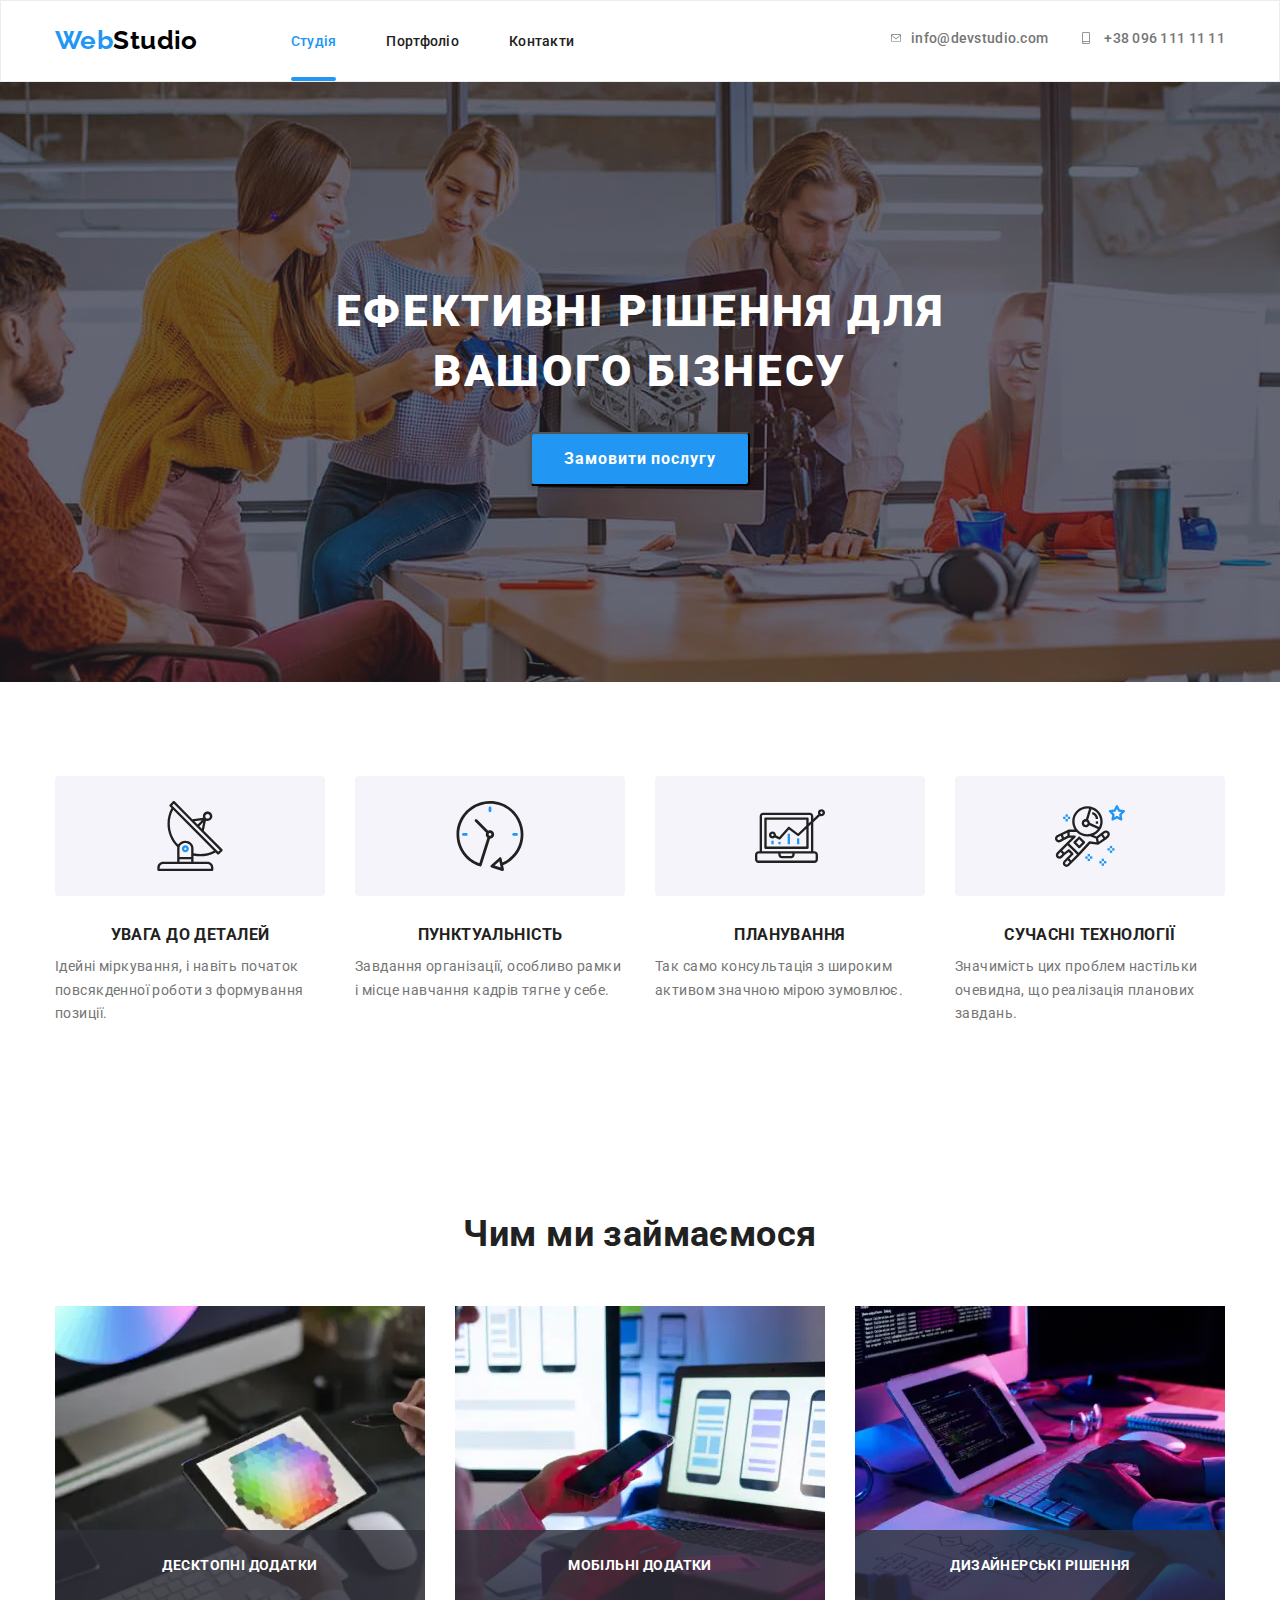
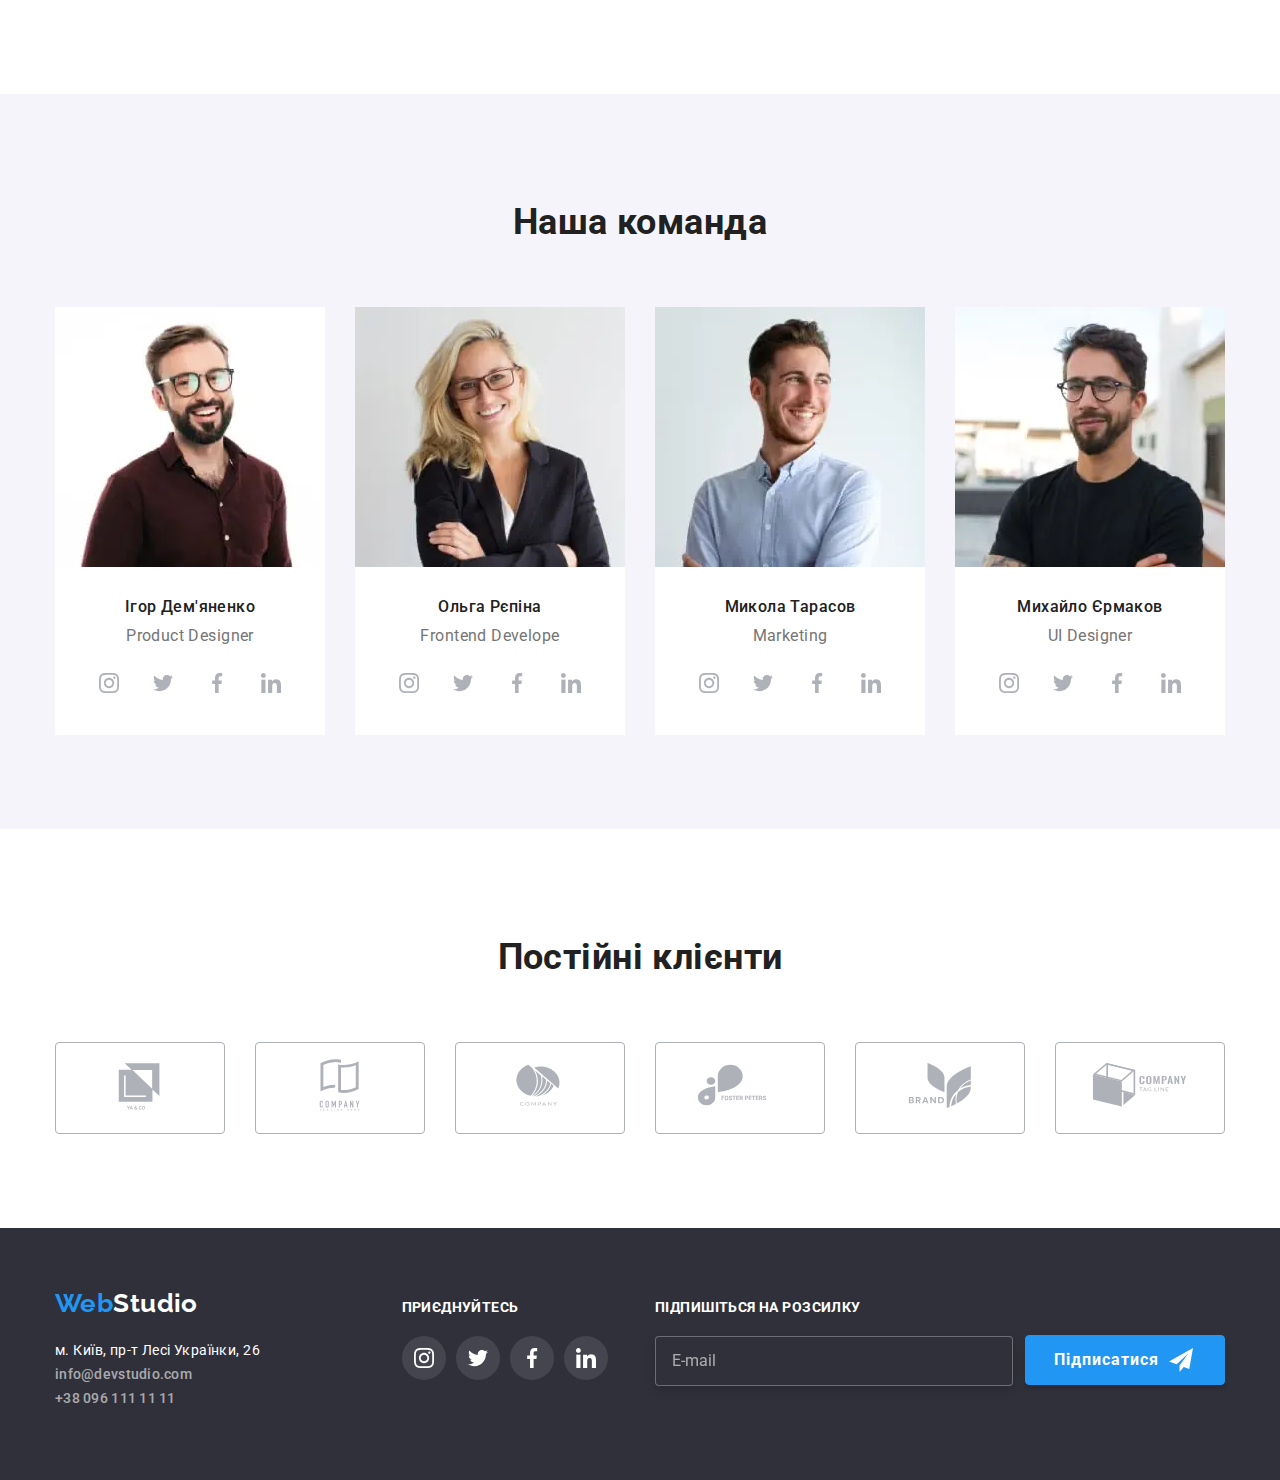
<file: index.html>
<!DOCTYPE html>
<html lang="uk">
	<head>
		<meta charset="UTF-8" />
		<meta http-equiv="X-UA-Compatible" content="IE=edge" />
		<meta name="viewport" content="width=device-width, initial-scale=1.0" />
		<title>WebStudio</title>
		<link rel="preconnect" href="https://fonts.googleapis.com" />
		<link rel="preconnect" href="https://fonts.gstatic.com" crossorigin />
		<link
			href="https://fonts.googleapis.com/css2?family=Raleway:wght@700&family=Roboto:wght@400;700;900&display=swap"
			rel="stylesheet"
		/>
		<link
			rel="stylesheet"
			href="https://cdnjs.cloudflare.com/ajax/libs/modern-normalize/1.1.0/modern-normalize.min.css"
		/>
		<!-- <link rel="stylesheet" href="./css/style.css" /> -->
		<link rel="stylesheet" href="./css/main.min.css">
	</head>
	<body>
		<header class="page-header">
			<div class="nav container">
				<a class="logo link" href="./index.html" lang="en"><span class="logo logo--color-blue">Web</span>Studio</a>
				<nav>
					<ul class="site-nav list">
						<li class="site-nav__item"><a class="site-nav__link link current" href="./index.html">Студія</a></li>
						<li class="site-nav__item"><a class="site-nav__link link" href="./portfolio.html">Портфоліо</a></li>
						<li class="site-nav__item"><a class="site-nav__link link" href="">Контакти</a></li>
					</ul>
				</nav>
				<button type="button" class="mobile-menu-button js-open-menu" aria-expanded="false"
				aria-controls="mobile-menu">
					<svg class="mobile-menu-button__ikon" width="40" height="40">
						<use href="./img/sprite.svg#icon-burger-menu_40px"></use>
					</svg>		
				</button>
				<!-- address -->
				<ul class="auth-nav list">
					<li class="auth-nav__item">
						<a class="auth-nav__link link" href="mailto:info@devstudio.com">
							<svg class="auth-nav__icon auth-nav__icon--envelope" width="16" height="12">
								<use href="./img/sprite.svg#icon-envelope"></use>
							</svg>
							info@devstudio.com</a
						>
					</li>
					<li class="auth-nav__item">
						<a class="auth-nav__link link" href="tel:+380961111111">
							<svg class="auth-nav__icon auth-nav__icon--smartphone" width="10" height="16">
								<use href="./img/sprite.svg#icon-smartphone"></use>
							</svg>
							+38 096 111 11 11</a
						>
					</li>
				</ul>
			</div>
			<div class="mobile-menu js-menu-container" id="mobile-menu">
				<div class="container mobile-menu__container">
					<button type="button" class="mobile-menu__close-button js-close-menu">
						<svg class="mobile-menu__ikon" width="40" height="40">
							<use href="./img/sprite.svg#icon-burger-close_40px"></use>
						</svg>		
					</button>
					<ul class="mobile-menu__list list">
						<li class="mobile-menu__item">
							<a class="mobile-menu__link link current" href="./index.html">Студія</a>
						</li>
						<li class="mobile-menu__item">
							<a class="mobile-menu__link link" href="./portfolio.html">Портфоліо</a>
						</li>
						<li class="mobile-menu__item">
							<a class="mobile-menu__link link" href="">Контакти</a>
						</li>
					</ul>
					<ul class="mobi-menu-auth__list list">
						<li class="mobi-menu-auth__item"><a class="mobi-menu-auth__phone link" href="tel:+380961111111">
							+38 096 111 11 11</a
						></li>
						<li class="mobi-menu-auth__item"><a class="mobi-menu-auth__mail link" href="mailto:info@devstudio.com">
							info@devstudio.com</a
						></li>
					</ul>
					<ul class="mobi-social__list list">
						<li class="mobi-social__item mobi-social__item--side"><a class="mobile-social__link link" href="">Instagram
						</a></li>
						<li class="mobi-social__item mobi-social__item--side"><a class="mobile-social__link link" href="">Twitter
						</a></li>
						<li class="mobi-social__item mobi-social__item--side"><a class="mobile-social__link link" href="">Facebook
						</a></li>
						<li class="mobi-social__item"><a class="mobile-social__link link" href="">LinkedIn
						</a></li>
					</ul>
				</div>
			</div>
		</header>
	 <main>
			 <!-- Шапка  -->
			 <section class="hero">
				<h1 class="hero__title">Ефективні рішення для вашого бізнесу</h1>
				<button class="button--hero" type="button" data-modal-open>Замовити послугу</button>
			</section> 
			<!-- Особливості -->
			<section class="feature section">
				<div class="feature__wrapper container">
					<h2 class="feature__title">Особливості</h2>
					<ul class="feature__list list">
						<li class="feature-card">
							<div class="feature-card__wrapper">
								<svg class="feature-card__icon" width="70" height="70">
									<use href="./img/sprite.svg#icon-antenna"></use>
								</svg>
							</div>
							<h3 class="feature-card__name">УВАГА ДО ДЕТАЛЕЙ</h3>
							<p class="feature-card__text">Ідейні міркування, і навіть початок повсякденної роботи з формування позиції.</p>
						</li>
						<li class="feature-card">
							<div class="feature-card__wrapper">
								<svg class="feature-card__icon" width="70" height="70">
									<use href="./img/sprite.svg#icon-clock"></use>
								</svg>
							</div>
							<h3 class="feature-card__name">ПУНКТУАЛЬНІСТЬ</h3>
							<p class="feature-card__text">Завдання організації, особливо рамки і місце навчання кадрів тягне у себе.</p>
						</li>
						<li class="feature-card">
							<div class="feature-card__wrapper">
								<svg class="feature-card__icon" width="70" height="70">
									<use href="./img/sprite.svg#icon-diagram"></use>
								</svg>
							</div>
							<h3 class="feature-card__name">ПЛАНУВАННЯ</h3>
							<p class="feature-card__text">Так само консультація з широким активом значною мірою зумовлює.</p>
						</li>
						<li class="feature-card">
							<div class="feature-card__wrapper">
								<svg class="feature-card__icon" width="70" height="70">
									<use href="./img/sprite.svg#icon-astronaut"></use>
								</svg>
							</div>
							<h3 class="feature-card__name">СУЧАСНІ ТЕХНОЛОГІЇ</h3>
							<p class="feature-card__text">Значимість цих проблем настільки очевидна, що реалізація планових завдань.</p>
						</li>
					</ul>
				</div>
			</section> 
			<!-- Чим ми займаємося -->
			<section class="work section">
				<div class="work__wrapper container">
					<h2 class="work__title">Чим ми займаємося</h2>
					<ul class="work__list list">
						<li class="work__image">
							<picture>
								<source srcset="./img/work1.webp 1x, ./img/work1@2x.webp 2x" type="image/webp" />
								<source srcset="./img/work1.jpg 1x, ./img/work1@2x.jpg 2x" type="image/jpeg" />
								<img src="./img/work1.jpg" alt="Сірий планшет на столі" />
							</picture>
							<div class="work__label">Десктопні додатки</div>
							</li>
						<li class="work__image">
							<picture>
								<source srcset="./img/work2.webp 1x, ./img/work2@2x.webp 2x" type="image/webp" />
								<source srcset="./img/work2.jpg 1x, ./img/work2@2x.jpg 2x" type="image/jpeg" />
								<img src="./img/work2.jpg" alt="Сірий планшет на столі" />
							</picture>
							<div class="work__label">Мобільні додатки</div>
							</li>
						<li class="work__image">
							<picture>
								<source srcset="./img/work3.webp 1x, ./img/work3@2x.webp 2x" type="image/webp" />
								<source srcset="./img/work3.jpg 1x, ./img/work3@2x.jpg 2x" type="image/jpeg" />
								<img src="./img/work3.jpg" alt="Сірий планшет на столі" />
							</picture>
							<div class="work__label">Дизайнерські рішення</div>
						</li>
					</ul>
				</div>
			</section>
			<!-- Наша команда -->
			<section class="team section">
				<div class="team__wrapper container">
					<h2 class="team__title">Наша команда</h2>
					<ul class="team__list list">
						<li class="team-card">
							<picture>
								<source srcset="./img/id.webp 1x, ./img/id@2x.webp 2x"
												media="(min-width:1200px )"
												type="image/webp"
								 />
								<source srcset="./img/id.jpg 1x, ./img/id@2x.jpg 2x"
												media="(min-width:1200px )"
								 />
								<source srcset="./img/id-tablet.webp 1x, ./img/id@2x-tablet.webp 2x"
												media="(min-width:768px )"
												type="image/webp"
								 />
								<source srcset="./img/id-tablet.jpg 1x, ./img/id@2x-tablet.jpg 2x"
												media="(min-width:768px )"
								 />
								<source srcset="./img/id-phone.webp 1x, ./img/id@2x-phone.webp 2x"
												media="(max-width:767px )"
												type="image/webp"
								 />
								<source srcset="./img/id-phone.jpg 1x, ./img/id@2x-phone.jpg 2x"
												media="(max-width:767px )"
								 />
								<img class="team-card__image" src="./img/id-phone.jpg" alt="Фото Ігор Дем'яненко" />
							</picture>
							<h3 class="team-card__name">Ігор Дем'яненко</h3>
							<p class="team-card__text" lang="en">Product Designer</p>
							<ul class="team-social list">
								<li class="team-social__item">
									<a class="team-social__link" href="">
										<svg class="team-social__icon" width="20" height="20">
											<use href="./img/sprite.svg#icon-instagram"></use>
										</svg>
									</a>
								</li>
								<li class="team-social__item">
									<a class="team-social__link" href="">
										<svg class="team-social__icon" width="20" height="20">
											<use href="./img/sprite.svg#icon-twitter"></use>
										</svg>
									</a>
								</li>
								<li class="team-social__item">
									<a class="team-social__link" href="">
										<svg class="team-social__icon" width="20" height="20">
											<use href="./img/sprite.svg#icon-facebook"></use>
										</svg>
									</a>
								</li>
								<li class="team-social__item">
									<a class="team-social__link" href="">
										<svg class="team-social__icon" width="20" height="20">
											<use href="./img/sprite.svg#icon-linkedin"></use>
										</svg>
									</a>
								</li>
							</ul>
						</li>
						<li class="team-card">
							<picture>
								<source srcset="./img/or.webp 1x, ./img/or@2x.webp 2x"
												media="(min-width:1200px )"
												type="image/webp"
								 />
								<source srcset="./img/or.jpg 1x, ./img/or@2x.jpg 2x"
												media="(min-width:1200px )"
								 />
								<source srcset="./img/or-tablet.webp 1x, ./img/or@2x-tablet.webp 2x"
												media="(min-width:768px )"
												type="image/webp"
								 />
								<source srcset="./img/or-tablet.jpg 1x, ./img/or@2x-tablet.jpg 2x"
												media="(min-width:768px )"
								 />
								<source srcset="./img/or-phone.webp 1x, ./img/or@2x-phone.webp 2x"
												media="(max-width:767px )"
												type="image/webp"
								 />
								<source srcset="./img/or-phone.jpg 1x, ./img/or@2x-phone.jpg 2x"
												media="(max-width:767px )"
								 />
								<img class="team-card__image" src="./img/or-phone.jpg" alt="Фото Ольга Рєпіна" />
							</picture>
							<h3 class="team-card__name">Ольга Рєпіна</h3>
							<p class="team-card__text" lang="en">Frontend Develope</p>
							<ul class="team-social list">
								<li class="team-social__item">
									<a class="team-social__link" href="">
										<svg class="team-social__icon" width="20" height="20">
											<use href="./img/sprite.svg#icon-instagram"></use>
										</svg>
									</a>
								</li>
								<li class="team-social__item">
									<a class="team-social__link" href="">
										<svg class="team-social__icon" width="20" height="20">
											<use href="./img/sprite.svg#icon-twitter"></use>
										</svg>
									</a>
								</li>
								<li class="team-social__item">
									<a class="team-social__link" href="">
										<svg class="team-social__icon" width="20" height="20">
											<use href="./img/sprite.svg#icon-facebook"></use>
										</svg>
									</a>
								</li>
								<li class="team-social__item">
									<a class="team-social__link" href="">
										<svg class="team-social__icon" width="20" height="20">
											<use href="./img/sprite.svg#icon-linkedin"></use>
										</svg>
									</a>
								</li>
							</ul>
						</li>
						<li class="team-card">
							<picture>
								<source srcset="./img/mt.webp 1x, ./img/mt@2x.webp 2x"
												media="(min-width:1200px )"
												type="image/webp"
								 />
								<source srcset="./img/mt.jpg 1x, ./img/mt@2x.jpg 2x"
												media="(min-width:1200px )"
								 />
								<source srcset="./img/mt-tablet.webp 1x, ./img/mt@2x-tablet.webp 2x"
												media="(min-width:768px )"
												type="image/webp"
								 />
								<source srcset="./img/mt-tablet.jpg 1x, ./img/mt@2x-tablet.jpg 2x"
												media="(min-width:768px )"
								 />
								<source srcset="./img/mt-phone.webp 1x, ./img/mt@2x-phone.webp 2x"
												media="(max-width:767px )"
												type="image/webp"
								 />
								<source srcset="./img/mt-phone.jpg 1x, ./img/mt@2x-phone.jpg 2x"
												media="(max-width:767px )"
								 />
								<img class="team-card__image" src="./img/mt-phone.jpg" alt="Фото Микола Тарасов" />
							</picture>
							<h3 class="team-card__name">Микола Тарасов</h3>
							<p class="team-card__text" lang="en">Marketing</p>
							<ul class="team-social list">
								<li class="team-social__item">
									<a class="team-social__link" href="">
										<svg class="team-social__icon" width="20" height="20">
											<use href="./img/sprite.svg#icon-instagram"></use>
										</svg>
									</a>
								</li>
								<li class="team-social__item">
									<a class="team-social__link" href="">
										<svg class="team-social__icon" width="20" height="20">
											<use href="./img/sprite.svg#icon-twitter"></use>
										</svg>
									</a>
								</li>
								<li class="team-social__item">
									<a class="team-social__link" href="">
										<svg class="team-social__icon" width="20" height="20">
											<use href="./img/sprite.svg#icon-facebook"></use>
										</svg>
									</a>
								</li>
								<li class="team-social__item">
									<a class="team-social__link" href="">
										<svg class="team-social__icon" width="20" height="20">
											<use href="./img/sprite.svg#icon-linkedin"></use>
										</svg>
									</a>
								</li>
							</ul>
						</li>
						<li class="team-card">
							<picture>
								<source srcset="./img/me.webp 1x, ./img/me@2x.webp 2x"
												media="(min-width:1200px )"
												type="image/webp"
								 />
								<source srcset="./img/me.jpg 1x, ./img/me@2x.jpg 2x"
												media="(min-width:1200px )"
								 />
								<source srcset="./img/me-tablet.webp 1x, ./img/me@2x-tablet.webp 2x"
												media="(min-width:768px )"
												type="image/webp"
								 />
								<source srcset="./img/me-tablet.jpg 1x, ./img/me@2x-tablet.jpg 2x"
												media="(min-width:768px )"
								 />
								<source srcset="./img/me-phone.webp 1x, ./img/me@2x-phone.webp 2x"
												media="(max-width:767px )"
												type="image/webp"
								 />
								<source srcset="./img/me-phone.jpg 1x, ./img/me@2x-phone.jpg 2x"
												media="(max-width:767px )"
								 />
								<img class="team-card__image" src="./img/me-phone.jpg" alt="Фото Михайло Єрмаков" />
							</picture>
							<h3 class="team-card__name">Михайло Єрмаков</h3>
							<p class="team-card__text" lang="en">UI Designer</p>
							<ul class="team-social list">
								<li class="team-social__item">
									<a class="team-social__link" href="">
										<svg class="team-social__icon" width="20" height="20">
											<use href="./img/sprite.svg#icon-instagram"></use>
										</svg>
									</a>
								</li>
								<li class="team-social__item">
									<a class="team-social__link" href="">
										<svg class="team-social__icon" width="20" height="20">
											<use href="./img/sprite.svg#icon-twitter"></use>
										</svg>
									</a>
								</li>
								<li class="team-social__item">
									<a class="team-social__link" href="">
										<svg class="team-social__icon" width="20" height="20">
											<use href="./img/sprite.svg#icon-facebook"></use>
										</svg>
									</a>
								</li>
								<li class="team-social__item">
									<a class="team-social__link" href="">
										<svg class="team-social__icon" width="20" height="20">
											<use href="./img/sprite.svg#icon-linkedin"></use>
										</svg>
									</a>
								</li>
							</ul>
						</li>
					</ul>
				</div>
			</section>
			<section class="clients section">
				<div class="clients__wrapper container">
					<h2 class="clients__title">Постійні клієнти</h2>
					<ul class="clients-card list">
						<li class="clients-card__item">
							<a class="clients-card__link link" href="#">
								<svg class="clients-card__icon" width="106" height="60">
									<use href="./img/sprite.svg#icon-client6"></use>
								</svg>
							</a>
						</li>
						<li class="clients-card__item">
							<a class="clients-card__link link" href="#">
								<svg class="clients-card__icon" width="106" height="60">
									<use href="./img/sprite.svg#icon-client5"></use>
								</svg>
							</a>
						</li>
						<li class="clients-card__item">
							<a class="clients-card__link link" href="#">
								<svg class="clients-card__icon" width="106" height="60">
									<use href="./img/sprite.svg#icon-client4"></use>
								</svg>
							</a>
						</li>
						<li class="clients-card__item">
							<a class="clients-card__link link" href="#">
								<svg class="clients-card__icon" width="106" height="60">
									<use href="./img/sprite.svg#icon-client3"></use>
								</svg>
							</a>
						</li>
						<li class="clients-card__item">
							<a class="clients-card__link link" href="#">
								<svg class="clients-card__icon" width="106" height="60">
									<use href="./img/sprite.svg#icon-client2"></use>
								</svg>
							</a>
						</li>
						<li class="clients-card__item">
							<a class="clients-card__link link" href="#">
								<svg class="clients-card__icon" width="106" height="60">
									<use href="./img/sprite.svg#icon-client1"></use>
								</svg>
							</a>
						</li>
					</ul>
				</div>
			</section> 
		</main>
		<footer class="footer">
			<div class="footer-wrapper container">
				<div class="footer-address">
					<a class="logo link" href="./index.html" lang="en"
						><span class="logo logo--color-blue">Web</span><span class="logo logo--color-white">Studio</span></a
					>
					<address>
						<ul class="footer-address__list list">
							<li class="footer-address__item">м. Київ, пр-т Лесі Українки, 26</li>
							<li class="footer-address__item"><a class="footer-address__link link" href="mailto:info@devstudio.com">info@devstudio.com</a></li>
							<li class="footer-address__item"><a class="footer-address__link link" href="tel:+380961111111">+38 096 111 11 11</a></li>
						</ul>
					</address>
				</div>
				<div class="join">
					<h2 class="join__title">ПРИЄДНУЙТЕСЬ</h2>
					<ul class="join-social list">
						<li class="join-social__item">
							<a class="join-social__link" href="">
								<svg class="join-social__icon" width="20" height="20">
									<use href="./img/sprite.svg#icon-instagram"></use>
								</svg>
							</a>
						</li>
						<li class="join-social__item">
							<a class="join-social__link" href="">
								<svg class="join-social__icon" width="20" height="20">
									<use href="./img/sprite.svg#icon-twitter"></use>
								</svg>
							</a>
						</li>
						<li class="join-social__item">
							<a class="join-social__link" href="">
								<svg class="join-social__icon" width="20" height="20">
									<use href="./img/sprite.svg#icon-facebook"></use>
								</svg>
							</a>
						</li>
						<li class="join-social__item">
							<a class="join-social__link" href="">
								<svg class="join-social__icon" width="20" height="20">
									<use href="./img/sprite.svg#icon-linkedin"></use>
								</svg>
							</a>
						</li>
					</ul>
				</div>
				<form class="footer-form">
					<label class="footer-form__label">Підпишіться на розсилку
						<input type="email" name="mail" class="footer-form__input" placeholder="E-mail">
					</label>
						<button type="submit" class="button-footer">Підписатися</button>
				</form>
			</div>
		</footer>
		 <div class="main__backdrop is-hidden" data-modal>
			<div class="main__modal">
				<button type="button" class="button__modal-close" data-modal-close>
					<svg class="modal-close-btn__icon" width="18" height="18">
						<use href="./img/sprite.svg#close-x" ></use>
					</svg>
				</button>
				<form class="contact-form">
					<p class="contact-form__title">Залиште свої дані, ми вам передзвонимо</p>
					<label class="contact-form__field">
						<input type="text" class="contact-form__input" name="user-name" required placeholder=" ">
						<span class="contact-form__text">Ім'я</span>
						<svg class="contact-form__icon" width="18" height="18">
							<use href="./img/sprite.svg#icon-person-black" ></use>
						</svg>
					</label>
					<label class="contact-form__field">
						<input type="tel" class="contact-form__input" name="user-phone" required placeholder=" ">
						<span class="contact-form__text">Телефон</span>
						<svg class="contact-form__icon" width="18" height="18">
							<use href="./img/sprite.svg#icon-phone-black" ></use>
						</svg>
					</label>
					<label class="contact-form__field">
						<input type="email" class="contact-form__input" name="user-mail" required placeholder=" ">
						<span class="contact-form__text">Пошта</span>
						<svg class="contact-form__icon" width="18" height="18">
							<use href="./img/sprite.svg#icon-email-black" ></use>
						</svg>
					</label>
					<label class="contact-form__field">
						<textarea name="user-messege" placeholder="Введіть текст"  class="contact-form__messege"></textarea>
						<span class="contact-form__textarea">Коментар</span>
					</label>
						<label  class="contact-form__label">
						<input type="checkbox" name="police"  required class="contact-form__checkbox">
						<span class="contact-form__chek-ikon"></span>
						Погоджуюся з розсилкою та приймаю <a href="" class="contact-form__contract">Умови договору</a>
					</label>
					<button type="submit" class="button-submit">Відправити</button>
				</form>
			</div>
		</div>
		<script defer src="./js/mobile-menu.js"></script>
		<script defer src="./js/modal.js"></script>
	</body>
</html>
</file>
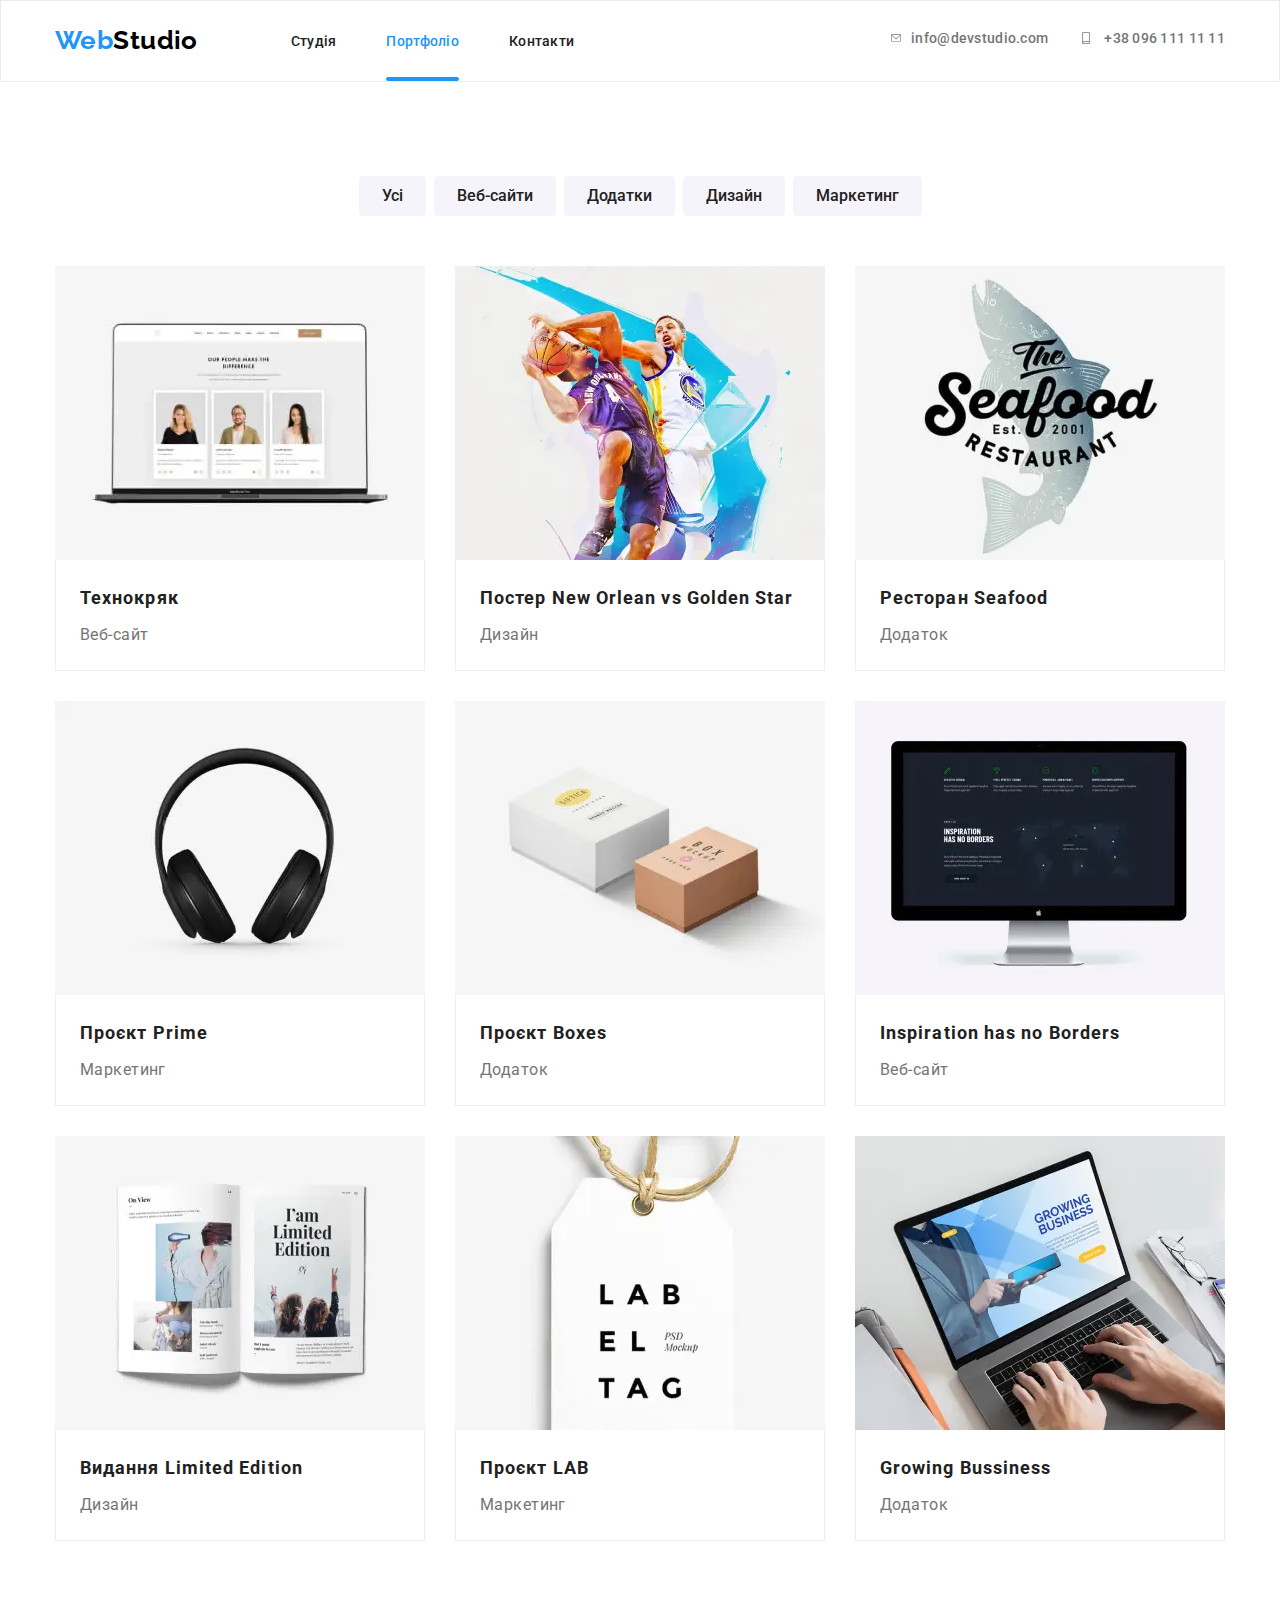
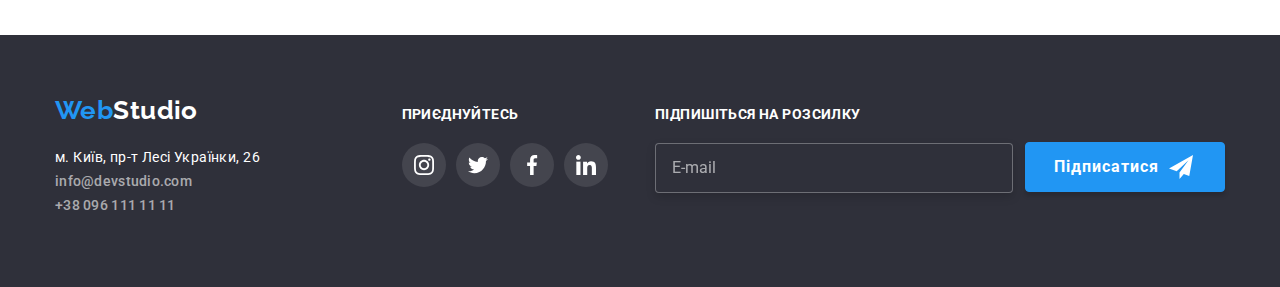
<file: portfolio.html>
<!DOCTYPE html>
<html lang="uk">
	<head>
		<meta charset="UTF-8" />
		<meta http-equiv="X-UA-Compatible" content="IE=edge" />
		<meta name="viewport" content="width=device-width, initial-scale=1.0" />
		<link rel="preconnect" href="https://fonts.googleapis.com" />
		<link rel="preconnect" href="https://fonts.gstatic.com" crossorigin />
		<link
			href="https://fonts.googleapis.com/css2?family=Raleway:wght@700&family=Roboto:wght@400;700;900&display=swap"
			rel="stylesheet"
		/>
		<link
			rel="stylesheet"
			href="https://cdnjs.cloudflare.com/ajax/libs/modern-normalize/1.1.0/modern-normalize.min.css"
		/>
		<!-- <link rel="stylesheet" href="./css/style.css" /> -->
		<link rel="stylesheet" href="./css/main.min.css">
		<title>Portfolio</title>
	</head>
	<body>
		<header class="page-header">
			<div class="nav container">
				<a class="logo link" href="./index.html" lang="en"><span class="logo logo--color-blue">Web</span>Studio</a>
				<nav>
					<ul class="site-nav list">
						<li class="site-nav__item"><a class="site-nav__link link" href="./index.html">Студія</a></li>
						<li class="site-nav__item"><a class="site-nav__link link current" href="./portfolio.html">Портфоліо</a></li>
						<li class="site-nav__item"><a class="site-nav__link link" href="">Контакти</a></li>
					</ul>
				</nav>
				<button type="button" class="mobile-menu-button js-open-menu" aria-expanded="false"
				aria-controls="mobile-menu">
					<svg class="mobile-menu-button__ikon" width="40" height="40">
						<use href="./img/sprite.svg#icon-burger-menu_40px"></use>
					</svg>		
				</button>
				<!-- address -->
				<ul class="auth-nav list">
					<li class="auth-nav__item">
						<a class="auth-nav__link link" href="mailto:info@devstudio.com">
							<svg class="auth-nav__icon auth-nav__icon--envelope" width="16" height="12">
								<use href="./img/sprite.svg#icon-envelope"></use>
							</svg>
							info@devstudio.com</a
						>
					</li>
					<li class="auth-nav__item">
						<a class="auth-nav__link link" href="tel:+380961111111">
							<svg class="auth-nav__icon auth-nav__icon--smartphone" width="10" height="16">
								<use href="./img/sprite.svg#icon-smartphone"></use>
							</svg>
							+38 096 111 11 11</a
						>
					</li>
				</ul>
			</div>
			<div class="mobile-menu js-menu-container" id="mobile-menu">
				<div class="container mobile-menu__container">
					<button type="button" class="mobile-menu__close-button js-close-menu">
						<svg class="mobile-menu__ikon" width="40" height="40">
							<use href="./img/sprite.svg#icon-burger-close_40px"></use>
						</svg>		
					</button>
					<ul class="mobile-menu__list list">
						<li class="mobile-menu__item">
							<a class="mobile-menu__link link" href="./index.html">Студія</a>
						</li>
						<li class="mobile-menu__item">
							<a class="mobile-menu__link link current" href="./portfolio.html">Портфоліо</a>
						</li>
						<li class="mobile-menu__item">
							<a class="mobile-menu__link link" href="">Контакти</a>
						</li>
					</ul>
					<ul class="mobi-menu-auth__list list">
						<li class="mobi-menu-auth__item"><a class="mobi-menu-auth__phone link" href="tel:+380961111111">
							+38 096 111 11 11</a
						></li>
						<li class="mobi-menu-auth__item"><a class="mobi-menu-auth__mail link" href="mailto:info@devstudio.com">
							info@devstudio.com</a
						></li>
					</ul>
					<ul class="mobi-social__list list">
						<li class="mobi-social__item mobi-social__item--side"><a class="mobile-social__link link" href="">Instagram
						</a></li>
						<li class="mobi-social__item mobi-social__item--side"><a class="mobile-social__link link" href="">Twitter
						</a></li>
						<li class="mobi-social__item mobi-social__item--side"><a class="mobile-social__link link" href="">Facebook
						</a></li>
						<li class="mobi-social__item"><a class="mobile-social__link link" href="">LinkedIn
						</a></li>
					</ul>
				</div>
			</div>
		</header>
		<main>
			<!-- filters -->
			<section class="partfolio section">
				<div class="container">
					<h1 class="partfolio__title">Зразки робіт</h1>
					<ul class="filter list">
						<li class="filter__item"><button class="filter-button" type="button">Усі</button></li>
						<li class="filter__item"><button class="filter-button" type="button">Веб-сайти</button></li>
						<li class="filter__item"><button class="filter-button" type="button">Додатки</button></li>
						<li class="filter__item"><button class="filter-button" type="button">Дизайн</button></li>
						<li class="filter__item"><button class="filter-button" type="button">Маркетинг</button></li>
					</ul>
					<ul class="partfolio__list list">
						<li class="partfolio__item">
							<div class="partfolio__over">
								<picture>
									<source srcset="./img/portfolio1.webp 1x, ./img/portfolio1@2x.webp 2x"
													media="(min-width:1200px )"
													type="image/webp"
									 />
									<source srcset="./img/portfolio1.jpg 1x, ./img/portfolio1@2x.jpg 2x"
													media="(min-width:1200px )"
									 />
									<source srcset="./img/portfolio1-tablet.webp 1x, ./img/portfolio1@2x-tablet.webp 2x"
													media="(min-width:768px )"
													type="image/webp"
									 />
									<source srcset="./img/portfolio1-tablet.jpg 1x, ./img/portfolio1@2x-tablet.jpg 2x"
													media="(min-width:768px )"
									 />
									<source srcset="./img/portfolio1-phone.webp 1x, ./img/portfolio1@2x-phone.webp 2x"
													media="(max-width:767px )"
													type="image/webp"
									 />
									<source srcset="./img/portfolio1-phone.jpg 1x, ./img/portfolio1@2x-phone.jpg 2x"
													media="(max-width:767px )"
									 />
									<img class="partfolio__image" src="./img/portfolio1-phone.jpg" alt="Фото трьох співробітників" />
								</picture>
								<p class="partfolio__popup">
									Ресурс пропонує комплексні пропозиції з різним рівнем функціоналу та сервісів. Все це дозволить
									відвідувачу отримати вичерпні відомості про компанію чи приватну особу.
								</p>
							</div>
							<div class="partfolio__inner">
								<h2 class="partfolio__label">Технокряк</h2>
								<p class="partfolio__name">Веб-сайт</p>
							</div>
						</li>
						<li class="partfolio__item">
							<div class="partfolio__over">
								<picture>
									<source srcset="./img/portfolio2.webp 1x, ./img/portfolio2@2x.webp 2x"
													media="(min-width:1200px )"
													type="image/webp"
									 />
									<source srcset="./img/portfolio2.jpg 1x, ./img/portfolio2@2x.jpg 2x"
													media="(min-width:1200px )"
									 />
									<source srcset="./img/portfolio2-tablet.webp 1x, ./img/portfolio2@2x-tablet.webp 2x"
													media="(min-width:768px )"
													type="image/webp"
									 />
									<source srcset="./img/portfolio2-tablet.jpg 1x, ./img/portfolio2@2x-tablet.jpg 2x"
													media="(min-width:768px )"
									 />
									<source srcset="./img/portfolio2-phone.webp 1x, ./img/portfolio2@2x-phone.webp 2x"
													media="(max-width:767px )"
													type="image/webp"
									 />
									<source srcset="./img/portfolio2-phone.jpg 1x, ./img/portfolio2@2x-phone.jpg 2x"
													media="(max-width:767px )"
									 />
									<img class="partfolio__image" src="./img/portfolio2-phone.jpg" alt="Два баскетболісти" />
								</picture>
								<p class="partfolio__popup">
									Ресурс пропонує комплексні пропозиції з різним рівнем функціоналу та сервісів. Все це дозволить
									відвідувачу отримати вичерпні відомості про компанію чи приватну особу.
								</p>
							</div>
							<div class="partfolio__inner">
								<h2 class="partfolio__label">Постер <span lang="en">New Orlean vs Golden Star</span></h2>
								<p class="partfolio__name">Дизайн</p>
							</div>
						</li>
						<li class="partfolio__item">
							<div class="partfolio__over">
								<picture>
									<source srcset="./img/portfolio3.webp 1x, ./img/portfolio3@2x.webp 2x"
													media="(min-width:1200px )"
													type="image/webp"
									 />
									<source srcset="./img/portfolio3.jpg 1x, ./img/portfolio3@2x.jpg 2x"
													media="(min-width:1200px )"
									 />
									<source srcset="./img/portfolio3-tablet.webp 1x, ./img/portfolio3@2x-tablet.webp 2x"
													media="(min-width:768px )"
													type="image/webp"
									 />
									<source srcset="./img/portfolio3-tablet.jpg 1x, ./img/portfolio3@2x-tablet.jpg 2x"
													media="(min-width:768px )"
									 />
									<source srcset="./img/portfolio3-phone.webp 1x, ./img/portfolio3@2x-phone.webp 2x"
													media="(max-width:767px )"
													type="image/webp"
									 />
									<source srcset="./img/portfolio3-phone.jpg 1x, ./img/portfolio3@2x-phone.jpg 2x"
													media="(max-width:767px )"
									 />
									<img class="partfolio__image" src="./img/portfolio3-phone.jpg" alt="Лого ресторану" />
								</picture>
								<p class="partfolio__popup">
									Ресурс пропонує комплексні пропозиції з різним рівнем функціоналу та сервісів. Все це дозволить
									відвідувачу отримати вичерпні відомості про компанію чи приватну особу.
								</p>
							</div>
							<div class="partfolio__inner">
								<h2 class="partfolio__label">Ресторан <span lang="en">Seafood</span></h2>
								<p class="partfolio__name">Додаток</p>
							</div>
						</li>
						<li class="partfolio__item">
							<div class="partfolio__over">
								<picture>
									<source srcset="./img/portfolio4.webp 1x, ./img/portfolio4@2x.webp 2x"
													media="(min-width:1200px )"
													type="image/webp"
									 />
									<source srcset="./img/portfolio4.jpg 1x, ./img/portfolio4@2x.jpg 2x"
													media="(min-width:1200px )"
									 />
									<source srcset="./img/portfolio4-tablet.webp 1x, ./img/portfolio4@2x-tablet.webp 2x"
													media="(min-width:768px )"
													type="image/webp"
									 />
									<source srcset="./img/portfolio4-tablet.jpg 1x, ./img/portfolio4@2x-tablet.jpg 2x"
													media="(min-width:768px )"
									 />
									<source srcset="./img/portfolio4-phone.webp 1x, ./img/portfolio4@2x-phone.webp 2x"
													media="(max-width:767px )"
													type="image/webp"
									 />
									<source srcset="./img/portfolio4-phone.jpg 1x, ./img/portfolio4@2x-phone.jpg 2x"
													media="(max-width:767px )"
									 />
									<img class="partfolio__image" src="./img/portfolio4-phone.jpg" alt="Навушникі" />
								</picture>
								<p class="partfolio__popup">
									Ресурс пропонує комплексні пропозиції з різним рівнем функціоналу та сервісів. Все це дозволить
									відвідувачу отримати вичерпні відомості про компанію чи приватну особу.
								</p>
							</div>
							<div class="partfolio__inner">
								<h2 class="partfolio__label">Проєкт <span lang="en">Prime</span></h2>
								<p class="partfolio__name">Маркетинг</p>
							</div>
						</li>
						<li class="partfolio__item">
							<div class="partfolio__over">
								<picture>
									<source srcset="./img/portfolio5.webp 1x, ./img/portfolio5@2x.webp 2x"
													media="(min-width:1200px )"
													type="image/webp"
									 />
									<source srcset="./img/portfolio5.jpg 1x, ./img/portfolio5@2x.jpg 2x"
													media="(min-width:1200px )"
									 />
									<source srcset="./img/portfolio5-tablet.webp 1x, ./img/portfolio5@2x-tablet.webp 2x"
													media="(min-width:768px )"
													type="image/webp"
									 />
									<source srcset="./img/portfolio5-tablet.jpg 1x, ./img/portfolio5@2x-tablet.jpg 2x"
													media="(min-width:768px )"
									 />
									<source srcset="./img/portfolio5-phone.webp 1x, ./img/portfolio5@2x-phone.webp 2x"
													media="(max-width:767px )"
													type="image/webp"
									 />
									<source srcset="./img/portfolio5-phone.jpg 1x, ./img/portfolio5@2x-phone.jpg 2x"
													media="(max-width:767px )"
									 />
									<img class="partfolio__image" src="./img/portfolio5-phone.jpg" alt="Дві коробки" />
								</picture>
								<p class="partfolio__popup">
									Ресурс пропонує комплексні пропозиції з різним рівнем функціоналу та сервісів. Все це дозволить
									відвідувачу отримати вичерпні відомості про компанію чи приватну особу.
								</p>
							</div>
							<div class="partfolio__inner">
								<h2 class="partfolio__label">Проєкт <span lang="en">Boxes</span></h2>
								<p class="partfolio__name">Додаток</p>
							</div>
						</li>
						<li class="partfolio__item">
							<div class="partfolio__over">
								<picture>
									<source srcset="./img/portfolio6.webp 1x, ./img/portfolio6@2x.webp 2x"
													media="(min-width:1200px )"
													type="image/webp"
									 />
									<source srcset="./img/portfolio6.jpg 1x, ./img/portfolio6@2x.jpg 2x"
													media="(min-width:1200px )"
									 />
									<source srcset="./img/portfolio6-tablet.webp 1x, ./img/portfolio6@2x-tablet.webp 2x"
													media="(min-width:768px )"
													type="image/webp"
									 />
									<source srcset="./img/portfolio6-tablet.jpg 1x, ./img/portfolio6@2x-tablet.jpg 2x"
													media="(min-width:768px )"
									 />
									<source srcset="./img/portfolio6-phone.webp 1x, ./img/portfolio6@2x-phone.webp 2x"
													media="(max-width:767px )"
													type="image/webp"
									 />
									<source srcset="./img/portfolio6-phone.jpg 1x, ./img/portfolio6@2x-phone.jpg 2x"
													media="(max-width:767px )"
									 />
									<img class="partfolio__image" src="./img/portfolio2-phone.jpg" alt="Монітор" />
								</picture>
								<p class="partfolio__popup">
									Ресурс пропонує комплексні пропозиції з різним рівнем функціоналу та сервісів. Все це дозволить
									відвідувачу отримати вичерпні відомості про компанію чи приватну особу.
								</p>
							</div>
							<div class="partfolio__inner">
								<h2 class="partfolio__label" lang="en">Inspiration has no Borders</h2>
								<p class="partfolio__name">Веб-сайт</p>
							</div>
						</li>
						<li class="partfolio__item">
							<div class="partfolio__over">
								<picture>
									<source srcset="./img/portfolio7.webp 1x, ./img/portfolio7@2x.webp 2x"
													media="(min-width:1200px )"
													type="image/webp"
									 />
									<source srcset="./img/portfolio7.jpg 1x, ./img/portfolio7@2x.jpg 2x"
													media="(min-width:1200px )"
									 />
									<source srcset="./img/portfolio7-tablet.webp 1x, ./img/portfolio7@2x-tablet.webp 2x"
													media="(min-width:768px )"
													type="image/webp"
									 />
									<source srcset="./img/portfolio7-tablet.jpg 1x, ./img/portfolio7@2x-tablet.jpg 2x"
													media="(min-width:768px )"
									 />
									<source srcset="./img/portfolio7-phone.webp 1x, ./img/portfolio7@2x-phone.webp 2x"
													media="(max-width:767px )"
													type="image/webp"
									 />
									<source srcset="./img/portfolio7-phone.jpg 1x, ./img/portfolio7@2x-phone.jpg 2x"
													media="(max-width:767px )"
									 />
									<img class="partfolio__image" src="./img/portfolio7-phone.jpg" alt="Відкрита книга" />
								</picture>
								<p class="partfolio__popup">
									Ресурс пропонує комплексні пропозиції з різним рівнем функціоналу та сервісів. Все це дозволить
									відвідувачу отримати вичерпні відомості про компанію чи приватну особу.
								</p>
							</div>
							<div class="partfolio__inner">
								<h2 class="partfolio__label">Видання <span lang="en">Limited Edition</span></h2>
								<p class="partfolio__name">Дизайн</p>
							</div>
						</li>
						<li class="partfolio__item">
							<div class="partfolio__over">
								<picture>
									<source srcset="./img/portfolio8.webp 1x, ./img/portfolio8@2x.webp 2x"
													media="(min-width:1200px )"
													type="image/webp"
									 />
									<source srcset="./img/portfolio8.jpg 1x, ./img/portfolio8@2x.jpg 2x"
													media="(min-width:1200px )"
									 />
									<source srcset="./img/portfolio8-tablet.webp 1x, ./img/portfolio8@2x-tablet.webp 2x"
													media="(min-width:768px )"
													type="image/webp"
									 />
									<source srcset="./img/portfolio8-tablet.jpg 1x, ./img/portfolio8@2x-tablet.jpg 2x"
													media="(min-width:768px )"
									 />
									<source srcset="./img/portfolio8-phone.webp 1x, ./img/portfolio8@2x-phone.webp 2x"
													media="(max-width:767px )"
													type="image/webp"
									 />
									<source srcset="./img/portfolio8-phone.jpg 1x, ./img/portfolio8@2x-phone.jpg 2x"
													media="(max-width:767px )"
									 />
									<img class="partfolio__image" src="./img/portfolio8-phone.jpg" alt="Єтикетка" />
								</picture>
								<p class="partfolio__popup">
									Ресурс пропонує комплексні пропозиції з різним рівнем функціоналу та сервісів. Все це дозволить
									відвідувачу отримати вичерпні відомості про компанію чи приватну особу.
								</p>
							</div>
							<div class="partfolio__inner">
								<h2 class="partfolio__label">Проєкт <span lang="en">LAB</span></h2>
								<p class="partfolio__name">Маркетинг</p>
							</div>
						</li>
						<li class="partfolio__item">
							<div class="partfolio__over">
								<picture>
									<source srcset="./img/portfolio9.webp 1x, ./img/portfolio9@2x.webp 2x"
													media="(min-width:1200px )"
													type="image/webp"
									 />
									<source srcset="./img/portfolio9.jpg 1x, ./img/portfolio9@2x.jpg 2x"
													media="(min-width:1200px )"
									 />
									<source srcset="./img/portfolio9-tablet.webp 1x, ./img/portfolio9@2x-tablet.webp 2x"
													media="(min-width:768px )"
													type="image/webp"
									 />
									<source srcset="./img/portfolio9-tablet.jpg 1x, ./img/portfolio9@2x-tablet.jpg 2x"
													media="(min-width:768px )"
									 />
									<source srcset="./img/portfolio9-phone.webp 1x, ./img/portfolio9@2x-phone.webp 2x"
													media="(max-width:767px )"
													type="image/webp"
									 />
									<source srcset="./img/portfolio9-phone.jpg 1x, ./img/portfolio9@2x-phone.jpg 2x"
													media="(max-width:767px )"
									 />
									<img class="partfolio__image" src="./img/portfolio9-phone.jpg" alt="Лоптоп" />
								</picture>
								<p class="partfolio__popup">
									Ресурс пропонує комплексні пропозиції з різним рівнем функціоналу та сервісів. Все це дозволить
									відвідувачу отримати вичерпні відомості про компанію чи приватну особу.
								</p>
							</div>
							<div class="partfolio__inner">
								<h2 class="partfolio__label" lang="en">Growing Bussiness</h2>
								<p class="partfolio__name">Додаток</p>
							</div>
						</li>
					</ul>
				</div>
			</section>
		</main>
		<footer class="footer">
			<div class="footer-wrapper container">
				<div class="footer-address">
					<a class="logo link" href="./index.html" lang="en"
						><span class="logo logo--color-blue">Web</span><span class="logo logo--color-white">Studio</span></a>
					<address>
						<ul class="footer-address__list list">
							<li class="footer-address__item">м. Київ, пр-т Лесі Українки, 26</li>
							<li class="footer-address__item"><a class="footer-address__link link" href="mailto:info@devstudio.com">info@devstudio.com</a></li>
							<li class="footer-address__item"><a class="footer-address__link link" href="tel:+380961111111">+38 096 111 11 11</a></li>
						</ul>
					</address>
				</div>
				<div class="join">
					<h2 class="join__title">ПРИЄДНУЙТЕСЬ</h2>
					<ul class="join-social list">
						<li class="join-social__item">
							<a class="join-social__link" href="">
								<svg class="join-social__icon" width="20" height="20">
									<use href="./img/sprite.svg#icon-instagram"></use>
								</svg>
							</a>
						</li>
						<li class="join-social__item">
							<a class="join-social__link" href="">
								<svg class="join-social__icon" width="20" height="20">
									<use href="./img/sprite.svg#icon-twitter"></use>
								</svg>
							</a>
						</li>
						<li class="join-social__item">
							<a class="join-social__link" href="">
								<svg class="join-social__icon" width="20" height="20">
									<use href="./img/sprite.svg#icon-facebook"></use>
								</svg>
							</a>
						</li>
						<li class="join-social__item">
							<a class="join-social__link" href="">
								<svg class="join-social__icon" width="20" height="20">
									<use href="./img/sprite.svg#icon-linkedin"></use>
								</svg>
							</a>
						</li>
					</ul>
				</div>
				<form class="footer-form">
					<label class="footer-form__label">Підпишіться на розсилку
						<input type="email" name="mail" class="footer-form__input" placeholder="E-mail">
					</label>
						<button type="submit" class="button-footer">Підписатися</button>
				</form>
			</div>
		</footer>
		<script defer src="./js/mobile-menu.js"></script>
	</body>
</html>
</file>
<file: css/style.css>
/* main color text #757575;*/
/* second color text#212121;*/
/* main color background  */
/* second color background */
/* accent color #2196F3;*/
/* footer color bacrground #2F303A; */
/* white #FFFFFF;  */
/* :root {
	--primary-text-color: #757575;
	--title-text-color: #212121;
	--accent-color: #2196f3;
	--primary-white-color: #ffffff;
	--primary-black-color: #000000;
	--fist-color-bcg-button: #f5f4fa;
	--footer-color: #2f303a;
	--border-color: #ececec;
	--border-second-color: #eeeeee;
	--hero-color: #c4c4c4;
	--icon-color: #afb1b8;
	--second-color-bcg-button: #188CE8;
} */

/* html {
	box-sizing: border-box;
}

body {
	background-color: var(--primary-white-color);
	color: var(--primary-text-color);
	font-family: Roboto, sans-serif;

	font-weight: 400;
	font-size: 14px;
	line-height: 1.2;
	letter-spacing: 0.03em;
} */

/* header {
	background-color: var(--primary-white-color);
} */

/* .container {
	width: 1200px;
	padding-left: 15px;
	padding-right: 15px;
	margin-left: auto;
	margin-right: auto;
}

address {
	font-style: normal;
}

h1,
h2,
h3,
h4,
h5,
h6,
p {
	margin-top: 0;
	margin-bottom: 0;
}

ul,
ol {
	margin-top: 0;
	margin-bottom: 0;
	padding-left: 0;
}
/* изменить в п Особливості line-height: 1.2; нам 1,7 */

/* .list, */
/* .list {
	list-style: none;
}

.link {
	text-decoration: none;
}

img {
	display: block;
	width: 100%;
	height: 100%;
}

.section {
	padding-top: 94px;
	padding-bottom: 94px;
}  */

/* logo */

/* .logo {
	color: var(--primary-black-color);
	font-family: Raleway, sans-serif;
	font-weight: 700;
	font-size: 26px;

	transition: color 250ms cubic-bezier(0.4, 0, 0.2, 1);
}

.logo--color-blue {
	color: var(--accent-color);
}

.logo--color-white {
	color: var(--primary-white-color);
	transition: color 250ms cubic-bezier(0.4, 0, 0.2, 1);
}


.logo:hover,
.logo:focus, 
.logo--color-white:hover,
.logo--color-white:focus {
	color: var(--accent-color);
} */


/* Site nav */
/* .site-nav__link,
.auth-nav__link, */
.address-down {
	color: var(--title-text-color);
	font-weight: 500;
	font-size: 14px;
	line-height: 1.15;
	letter-spacing: 0.02em;
}

/* .auth-nav__link {
	color: var(--primary-text-color);
} */

/* ----Header---- */

/* .header {
	border: 1px solid var(--border-color);
}
.nav {
	display: flex;
	align-items: center;
}

.site-nav {
	display: flex;
	margin-left: 93px;
}

.site-nav__item:not(:last-child) {
	margin-right: 50px;
}

.auth-nav {
	display: flex;
	margin-left: auto;
} */

/* .auth-nav-item { */
	/* display:flex; */
	/* width: 161px; */
	/* min-height: 16px; */
	/* justify-content:center; */
	/* align-items: center; */
/* } */

/* .auth-nav__item:not(:last-child) {
	margin-right: 30px;
}

.auth-nav__link{
	display: flex;
	color: var(--primary-text-color);
}

.auth-nav__icon--smartphone {
	fill: var(--primary-text-color);
	width: 16px;
	height: 12px;
	margin-right: 10px;
}

.auth-nav__icon--envelope {
	fill: var(--primary-text-color);
	width: 10px;
	height: 16px;
	margin-right: 10px;
}

.site-nav__link,
.auth-nav__link {
	padding-top: 32px;
	padding-bottom: 32px;

	transition: color 250ms cubic-bezier(0.4, 0, 0.2, 1);
} */

/* .site-nav__link:hover,
.site-nav__link:focus,
.auth-nav__link:hover,
.auth-nav__link:focus, */
.address-down:hover,
.address-down:focus,
.address-name:hover{ 
	color: var(--accent-color);
	fill: var(--accent-color);
}

/* .auth-nav__icon {
	transition: fill 250ms cubic-bezier(0.4, 0, 0.2, 1);
}

.site-nav__link {
position: relative;
} */

/* .current::after {
	position: absolute;
	content:"" ;
	display: inline-block;
	width: 100%;
	height: 4px;
	left: 0;
	bottom: 0;
	border-radius: 2px;
	background-color: var(--accent-color);

} */

/* Студія */

/* Main */
/* Шапка */

.hero {
	max-width: 1600px;
	height: 600px;
	margin-left: auto;
	margin-right: auto;
	background-image: linear-gradient(rgba(47, 48, 58, 0.4), rgba(47, 48, 58, 0.4)), url(../img/hero-fon.jpg);
	background-repeat: no-repeat;
	background-size: cover;
	background-position: center;
	padding-top: 200px;
	padding-bottom: 200px;
	text-align: center;
	background-color: var(--hero-color);
}

.hero-title {
	width: 696px;
	margin-left: auto;
	margin-right: auto;
	margin-bottom: 30px;
	color: var(--primary-white-color);
	font-weight: 900;
	font-size: 44px;
	line-height: 1.36;
	letter-spacing: 0.06em;
	text-transform: uppercase;
}

.hero-button {
	display: inline-block;
	align-items: center;
	min-width: 216px;
	padding: 10px 20px;

	color: var(--primary-white-color);
	background-color: var(--accent-color);
	font-family: inherit;
	font-weight: 700;
	font-size: 16px;
	line-height: 1.88;
	box-shadow: 0px 4px 4px rgba(0, 0, 0, 0.15);
	border-radius: 4px;
	letter-spacing: 0.06em;

	transition: background-color 250ms cubic-bezier(0.4, 0, 0.2, 1), color 250ms cubic-bezier(0.4, 0, 0.2, 1);
}

.hero-button:hover,
.hero-button:focus {
	color: var(--primary-black-color);
	background-color: var(--primary-text-color);
}

/* Особливості */
.feature {
	display: flex;
}

.feature-list {
	display: flex;
	gap: 30px;
	/* justify-content: space-between; */
}

.feature-main {
}

.feature-icon-bcg {
	display: flex;
	width: 270px;
	height: 120px;
	justify-content: center;
	align-items: center;
	margin-left: auto;
	margin-right: auto;
	padding: 25px 100px;
	margin-bottom: 30px;
	background-color: var(--fist-color-bcg-button);
	border-radius: 4px;
}

.feature-icon {
	/* display: flex; */
	/* padding: 25px 50px;
	margin-bottom: 30px;
	background-color: var(--fist-color-bcg-button);
	border-radius: 4px; */
}

.feature-title,
.filter-title {
	visibility: hidden;
	pointer-events: none;
	position: absolute;
}

.feature-name {
	margin-bottom: 10px;
	color: var(--title-text-color);
	font-weight: 700;
	line-height: 1.15;
	text-transform: uppercase;
}

.feature-text {
	line-height: 1.7;
}

/* Чим ми займаємося */
.work {
	display: flex;
	justify-content: space-between;
	/* background-color: pink; */
}

.work-title {
	margin-bottom: 50px;
}

.work-title,
.team-title,
.clients-title {
	color: var(--title-text-color);
	font-weight: 700;
	font-size: 36px;
	line-height: 1.16;
	text-align: center;
}

.work-foto {
}

/* Наша команда */

.team {
	background-color: var(--fist-color-bcg-button);
}

.team-main {
	padding-top: 30px;
	padding-left: 32px;
	padding-right: 32px;
}

.team-list {
	display: flex;
	justify-content: space-between;
}

.team-card {
	display: flex;
	padding-bottom: 30px;
	align-items: center;
	flex-direction: column;
	background-color: var(--primary-white-color);
}

.team-title {
	margin-bottom: 50px;
}

.team-img {
}

.team-name {
	margin-top: 30px;
	margin-bottom: 10px;
	color: var(--title-text-color);
	font-weight: 500;
	font-size: 16px;
}

.team-work {
	margin-bottom: 16px;
	color: var(--primary-text-color);
	font-size: 16px;
}

.team-social-list {
	display: flex;
	justify-content: space-between;
}

.team-social-link {
	display: flex;
	justify-content: center;
	align-items: center;
	width: 44px;
	height: 44px;
	background-color: var(--primary-white-color);
	border-radius: 50%;

	transition: background-color 250ms cubic-bezier(0.4, 0, 0.2, 1), fill 250ms cubic-bezier(0.4, 0, 0.2, 1);
}

.team-social-link:hover,
.team-social-link:focus {
	background-color: var(--accent-color);
}

.team-social-link:hover .team-social-icon,
.team-social-link:focus .team-social-icon {
	fill: var(--primary-white-color);
}

.team-social-icon {
	fill: var(--icon-color);
}


/* ====Clients=== */

.clients-title {
	margin-bottom: 50px;
}

.clients-list {
	display: flex;
	justify-content: space-between;
	/* align-items: center; */
}

.clients-item {
	/* display: flex; */
}

.clients-link {
	display: flex;
	justify-content: center;
	align-items: center;
	width: 170px;
	height: 92px;
	border: 1px solid var(--icon-color);
	border-radius: 4px;

	transition: border-color 250ms cubic-bezier(0.4, 0, 0.2, 1), fill 250ms cubic-bezier(0.4, 0, 0.2, 1);
}

.clients-icon {
	fill: var(--icon-color);
}

.clients-link:hover,
.clients-link:focus {
	border-color: var(--accent-color);
}

.clients-link:hover .clients-icon,
.clients-link:focus .clients-icon {
	fill: var(--accent-color);
}

/* footer */

.footer {
	padding-top: 60px;
	padding-bottom: 60px;
	background-color: var(--footer-color);
}

.footer-main {
	display: flex;
	justify-content: flex-start;
	align-items: center;
}

.footer-address {
	margin-right: 94px;
}

.address-name-down {
	margin-top: 9px;
}

.address-down {
	color: rgba(255, 255, 255, 0.6);
	line-height: 1.71;
	transition: color 250ms cubic-bezier(0.4, 0, 0.2, 1);
}

.address-item:not(:last-child) {
	margin-bottom: 9px;
}

.address-name {
	margin-top: 20px;
	
	color: var(--primary-white-color);
	line-height: 1.71;
	transition: color 250ms cubic-bezier(0.4, 0, 0.2, 1);
}



/* Партфоліо */

/* main */
.filter-title {
}

.filter-list {
	display: flex;
	justify-content: center;
	margin-bottom: 50px;
}

.filter-item-button:not(:last-child) {
	margin-right: 8px;
}

.filter-button {
	padding: 6px 22px ;
	color: var(--title-text-color);
	background-color: var(--fist-color-bcg-button);

	font-family: inherit;
	font-weight: 500;
	font-size: 16px;
	line-height: 1.62;
	border-radius: 4px;
	border: 1px solid var(--fist-color-bcg-button);

	transition: background-color 250ms cubic-bezier(0.4, 0, 0.2, 1), color 250ms cubic-bezier(0.4, 0, 0.2, 1), box-shadow 250ms cubic-bezier(0.4, 0, 0.2, 1);
}
.filter-button:hover,
.filter-button:focus {
	color: var(--primary-white-color);
	background-color: var(--accent-color);
	box-shadow: 0px 3px 1px rgba(0, 0, 0, 0.1), 0px 1px 2px rgba(0, 0, 0, 0.08), 0px 2px 2px rgba(0, 0, 0, 0.12);

}

/* Partfolio */

.partfolio-list {
	display: flex;
	flex-wrap: wrap;
	gap: 30px;
	justify-content: center;
}
.partfolio-foto {
	/* margin-bottom: 20px; */
}

.partfolio-item {
	/* flex-basis: calc((100%-9*30px)/9); */
	display: flex;
	flex-direction: column;
	transition: box-shadow 250ms cubic-bezier(0.4, 0, 0.2, 1);
}

.partfolio-single {
	padding: 20px;
	border-right: 1px solid var(--border-second-color);
	border-bottom: 1px solid var(--border-second-color);
	border-left: 1px solid var(--border-second-color);
}

.partfolio-title {
	margin-bottom: 4px;
	color: var(--title-text-color);
	font-weight: 700;
	font-size: 18px;
	line-height: 2;
	letter-spacing: 0.06em;
}
.partfolio-name {
	color: var(--primary-text-color);
	font-size: 16px;
	line-height: 1.88;
}

.partfolio-item:hover,
.partfolio-item:focus {
	box-shadow: 0px 1px 1px rgba(0, 0, 0, 0.12), 0px 4px 4px rgba(0, 0, 0, 0.06), 1px 4px 6px rgba(0, 0, 0, 0.16);
}

.partfolio-foto-ower {
	position: relative;
	overflow: hidden;
}

.partfolio-item-ower {
	display: block;
	position: absolute;
	top: 0;
	left: 0;
	width: 370px;
	height: 294px;

	font-size: 18px;
	line-height: 1, 56;
	letter-spacing: 0.03em;
	padding: 63px 24px;

	color: var(--primary-white-color);
	background-color: var(--accent-color);

	opacity: 0;
	transform: translateY(100%);
	transition: transform 500ms cubic-bezier(0.4, 0, 0.2, 1);
}

.partfolio-item:hover .partfolio-item-ower,
.partfolio-item:focus .partfolio-item-ower {
	opacity: 1;
	transform: translateY(0);
}

/* ===== Footer form ===== */

.footer-form {
	display: flex;
	align-items: center;
	margin-left: 93px;
	margin-bottom: 94px;
	margin-top: 72px;
}

.footer-form-label {
	display: block;
	

	font-weight: 700;
	font-size: 14px;
	line-height: 1.14;
	letter-spacing: 0.03em;
	text-transform: uppercase;
	color: var(--primary-white-color);

	cursor: pointer;
}

.footer-form-input {
	display: block;
	margin-top: 20px;
	margin-right: 12px;
	min-width: 358px;
	height: 50px;
	padding-left: 16px;
	border: 1px solid rgba(255, 255, 255, 0.3);
	border-radius: 4px;
	filter: drop-shadow(0px 4px 4px rgba(0, 0, 0, 0.15));
	background-color: var(--footer-color);
	color: rgba(255, 255, 255, 0.6);

	cursor: pointer;
}

.footer-form-input::placeholder {
	font-weight: 400;
	font-size: 16px;
	line-height: 1.25;
	color: rgba(255, 255, 255, 0.6);

}

.footer-form-input:focus {
	outline: none;
	border-color: var(--accent-color);
	/* background-color: var(--footer-color); */
}

.footer-form-btn {
	display: inline-flex;
	align-items: center;
	min-width: 200px;
	height: 50px;
	padding: 10px 28px;
	margin-top: 35px;
	margin-right: auto;
	margin-left: auto;

	color: var(--primary-white-color);
	background-color: var(--accent-color);
	border-color: var(--accent-color);

	font-weight: 700;
	font-size: 16px;
	line-height: 1.88;
	letter-spacing: 0.06em;
	font-family: inherit;
	text-decoration: none;
  text-align: center;

	box-shadow: 0px 4px 4px rgba(0, 0, 0, 0.15);
	border-radius: 4px;
	border: 1px solid var(--accent-color);
	cursor: pointer;

	transition: box-shadow 500ms cubic-bezier(0.4, 0, 0.2, 1);
}

.footer-form-btn::after {
	content: "";
	width: 24px;
	height: 24px;
	margin-left: 10px;
	background-image: url(../img/icon-send.svg);
	background-size: contain;
	background-origin: border-box;
	
}

.footer-form-btn:hover,
.footer-form-btn:focus {
	box-shadow: 0px 3px 1px rgba(0, 0, 0, 0.1), 0px 1px 2px rgba(0, 0, 0, 0.08), 0px 2px 2px rgba(0, 0, 0, 0.12);
}


/* =====Modol====== */

.main-backdrop {
	position: fixed;
	top: 0;
	left: 0;
	width: 100vw;
	height: 100vh;
	background-color: rgba(0, 0, 0, 0.2);
	opacity: 1;
	transition: opacity 2500ms cubic-bezier(0.4, 0, 0.2, 1);
}

.main-backdrop.is-hidden {
	opacity: 0;
	pointer-events: none;

}

.main-modal {
	position: absolute;
	top: 50%;
	left: 50%;
	transform: translate(-50%, -50%) scale(1);
	opacity: 1;
	transition: transform 250ms cubic-bezier(0.4, 0, 0.2, 1),opacity 250ms cubic-bezier(0.4, 0, 0.2, 1);

	width: 528px;
	height: 581px;
	padding: 40px;
	
	background-color: var(--primary-white-color);
}

.main-backdrop.is-hidden .main-modal {

	transform: translate(-50%, -50%) scale(1.1);
	opacity: 0;
}

.modal-close-btn {
	position: absolute;
	top: 8px;
	right: 8px;

	display: flex;
	justify-content: center;
	align-items: center;

	width: 30px;
	height: 30px;
	border-radius: 50%;
	border: 1px solid rgba(0, 0, 0, 0.1);
	border-color: transparent;
	padding: 0;
	cursor: pointer;

	transition: fill 250ms cubic-bezier(0.4, 0, 0.2, 1)

}

.modal-close-btn:hover {
	fill: var(--accent-color);
}


/* === Form ==== */


.contact-form-field {
	display: block;
	position: relative;
	
	cursor: pointer;
}

.contact-form-field:not(:last-child) {
	margin-bottom: 28px;
}


.form-title {
	margin-bottom: 12px;
	font-weight: 700;
	font-size: 20px;
	line-height: 1.15;
	text-align: center;
	letter-spacing: 0.03em;
	color: var(--primary-black-color);

	cursor: pointer;
}

.contact-form-input {
	width: 100%;
	height: 40px;
	border: 1px solid rgba(33, 33, 33, 0.2);
	border-radius: 4px;
	margin-top: 4px;
	padding-left: 42px;
	cursor: pointer;
}



.contact-form-icon {
	position: absolute;
	bottom: 50%;
	left: 12px;

	display: inline-block;

	transform: translateY(50%);

	transition: fill 550ms cubic-bezier(0.4, 0, 0.2, 1);
}

.contact-form-text {
	position: absolute;
	bottom: 50%;
	left: 40px;

	transform: translateY(50%);

	transition: transform 550ms cubic-bezier(0.4, 0, 0.2, 1);
}

.contact-form-input:focus + .contact-form-text, 
.contact-form-input:not(:placeholder-shown) +.contact-form-text {
    transform: translate(-40px, -18px)
}

.contact-form-field:focus-within > .contact-form-icon, 
.contact-form-field:focus-within > .contact-form-text,
.contact-form-field:focus-within > .contact-form-textarea {
	fill: var(--accent-color);
	color: var(--accent-color);
}

.contact-form-input:focus {
	outline: none;
	border-color: var(--accent-color);
}

.contact-form-messege {
	position: relative;

	width: 100%;
	height: 120px;
	resize: none;
	margin-top: 4px;
	padding: 12px 16px;


	border: 1px solid rgba(33, 33, 33, 0.2);
	border-radius: 4px;
	margin-top: 4px;

	cursor: pointer;
}

.contact-form-textarea {
	position: absolute;
	bottom: 50%;
	left: 40px;

	transform: translateY(50%);

	transition: transform 550ms cubic-bezier(0.4, 0, 0.2, 1);
}

.contact-form-messege:focus {
	outline: none;
	border-color: var(--accent-color);	
}

.contact-form-messege:focus + .contact-form-textarea, 
.contact-form-messege:not(:placeholder-shown) +.contact-form-textarea {
    transform: translate(-40px, -60px)
}

.contact-form-messege::placeholder {
	font-weight: 400;
	font-size: 12px;
	line-height: 1.17;
	letter-spacing: 0.01em;

	color: rgba(117, 117, 117, 0.5);
}


.contact-form-label {
	display: flex;
	align-items: center;
	/* margin-bottom: 20px; */

	font-size: 14px;
	line-height: 1.71;

	cursor: pointer;
}

.contact-form-checkbox {
	appearance: none;

	/* position: absolute; */
}

.checkbox-ikon {
	display: inline-block;
	width: 16px;
	height: 15px;
	margin-right: 9px;

	border: 2px solid var(--primary-black-color);
	border-radius: 2px;

	cursor: pointer;
}

.contact-form-checkbox:checked + .checkbox-ikon {
	background-color: var(--accent-color);
	border-color: var(--accent-color);
	background-image: url(../img/icon-check.svg);
	background-size: contain;
	background-origin: border-box;	
}

.contact-form-checkbox:focus + .checkbox-ikon {
	border-color: var(--accent-color);
}

.contact-form-contract {
	color: var(--accent-color);
	margin-left: 4px;
}

.contact-form-submit-btn {
	display: block;
	align-items: center;
	min-width: 200px;
	height: 50px;
	padding: 10px 52px;
	margin-top: 30px;
	margin-right: auto;
	margin-left: auto;

	color: var(--primary-white-color);
	background-color: var(--accent-color);
	border-color: var(--accent-color);

	font-weight: 700;
	font-size: 16px;
	line-height: 1.88;
	letter-spacing: 0.06em;
	font-family: inherit;
	text-decoration: none;
  text-align: center;

	box-shadow: 0px 4px 4px rgba(0, 0, 0, 0.15);
	border-radius: 4px;
	border: 1px solid;
	cursor: pointer;

	transition: background 550ms cubic-bezier(0.4, 0, 0.2, 1), box-shadow 550ms cubic-bezier(0.4, 0, 0.2, 1) ;

}

.contact-form-submit-btn:hover,
.contact-form-submit-btn:focus {
	background: var(--second-color-bcg-button);
	box-shadow: 0px 3px 1px rgba(0, 0, 0, 0.1), 0px 1px 2px rgba(0, 0, 0, 0.08), 0px 2px 2px rgba(0, 0, 0, 0.12);
}
</file>
<file: css/main.min.css>
:root{--primary-text-color: #757575;--title-text-color: #212121;--accent-color: #2196f3;--primary-white-color: #ffffff;--primary-black-color: #000000;--fist-color-bcg-button: #f5f4fa;--footer-color: #2f303a;--border-color: #ececec;--border-second-color: #eeeeee;--hero-color: #c4c4c4;--icon-color: #afb1b8;--second-color-bcg-button: #188CE8}.link.current{color:var(--accent-color)}@media screen and (min-width: 768px){.current::after{position:absolute;content:"";display:inline-block;width:100%;height:4px;left:0;bottom:0;border-radius:2px;background-color:var(--accent-color)}}html{-webkit-box-sizing:border-box;box-sizing:border-box}body{background-color:var(--primary-white-color);color:var(--primary-text-color);font-family:Roboto,sans-serif;font-weight:400;font-size:14px;line-height:1.2;letter-spacing:.03em}address{font-style:normal}h1,h2,h3,h4,h5,h6,p{margin-top:0;margin-bottom:0}ul,ol{margin-top:0;margin-bottom:0;padding-left:0}.list{list-style:none}.link{text-decoration:none}img{display:block;width:100%;height:auto}.section{padding-top:60px;padding-bottom:60px}@media screen and (min-width: 1200px){.section{padding-top:94px;padding-bottom:94px}}.container{padding-left:15px;padding-right:15px}@media screen and (min-width: 480px){.container{width:480px;margin-left:auto;margin-right:auto}}@media screen and (min-width: 768px){.container{width:768px}}@media screen and (min-width: 1200px){.container{width:1200px}}.logo{color:var(--primary-black-color);font-family:Raleway,sans-serif;font-weight:700;font-size:24px;-webkit-transition:color 250ms cubic-bezier(0.4, 0, 0.2, 1);transition:color 250ms cubic-bezier(0.4, 0, 0.2, 1)}.logo:hover,.logo:focus{color:var(--accent-color)}.logo .logo--color-blue{color:var(--accent-color)}.logo .logo--color-white{color:var(--primary-white-color);-webkit-transition:color 250ms cubic-bezier(0.4, 0, 0.2, 1);transition:color 250ms cubic-bezier(0.4, 0, 0.2, 1)}.logo .logo--color-white:hover,.logo .logo--color-white:focus{color:var(--accent-color)}@media screen and (min-width: 767px){.logo{font-size:26px}}.main__backdrop{position:fixed;top:0;left:0;width:100vw;height:100vh;background-color:rgba(0,0,0,.2);opacity:1;-webkit-transition:opacity 2500ms cubic-bezier(0.4, 0, 0.2, 1);transition:opacity 2500ms cubic-bezier(0.4, 0, 0.2, 1)}.main__backdrop.is-hidden{opacity:0;pointer-events:none}.main__modal{position:absolute;top:50%;left:50%;-webkit-transform:translate(-50%, -50%) scale(1);transform:translate(-50%, -50%) scale(1);opacity:1;-webkit-transition:opacity 250ms cubic-bezier(0.4, 0, 0.2, 1),-webkit-transform 250ms cubic-bezier(0.4, 0, 0.2, 1);transition:opacity 250ms cubic-bezier(0.4, 0, 0.2, 1),-webkit-transform 250ms cubic-bezier(0.4, 0, 0.2, 1);transition:transform 250ms cubic-bezier(0.4, 0, 0.2, 1),opacity 250ms cubic-bezier(0.4, 0, 0.2, 1);transition:transform 250ms cubic-bezier(0.4, 0, 0.2, 1),opacity 250ms cubic-bezier(0.4, 0, 0.2, 1),-webkit-transform 250ms cubic-bezier(0.4, 0, 0.2, 1);max-width:450px;max-height:609px;padding:30px;background-color:var(--primary-white-color)}.main__backdrop.is-hidden .main__modal{-webkit-transform:translate(-50%, -50%) scale(1.1);transform:translate(-50%, -50%) scale(1.1);opacity:0}.button__modal-close{position:absolute;top:8px;right:8px;display:-webkit-box;display:-ms-flexbox;display:flex;-webkit-box-pack:center;-ms-flex-pack:center;justify-content:center;-webkit-box-align:center;-ms-flex-align:center;align-items:center;width:30px;height:30px;border-radius:50%;border:1px solid rgba(0,0,0,.1);border-color:rgba(0,0,0,0);padding:0;cursor:pointer;-webkit-transition:fill 250ms cubic-bezier(0.4, 0, 0.2, 1);transition:fill 250ms cubic-bezier(0.4, 0, 0.2, 1)}.button__modal-close:hover{fill:var(--accent-color)}@media screen and (min-width: 480px){.main__modal{width:450px;height:609px;padding:40px}}@media screen and (min-width: 1200px){.main__modal{min-width:528px;min-height:581px}}.contact-form__field{display:block;position:relative;cursor:pointer}.contact-form__field:not(:last-child){margin-bottom:18px}.contact-form__title{margin-bottom:12px;font-weight:700;font-size:20px;line-height:1.5;text-align:center;letter-spacing:.03em;color:var(--primary-black-color);cursor:pointer}.contact-form__input{width:100%;height:40px;border:1px solid rgba(33,33,33,.2);border-radius:4px;margin-top:4px;padding-left:42px;cursor:pointer}.contact-form__input:focus{outline:none;border-color:var(--accent-color)}.contact-form__icon{position:absolute;bottom:50%;left:12px;display:inline-block;-webkit-transform:translateY(50%);transform:translateY(50%);-webkit-transition:fill 550ms cubic-bezier(0.4, 0, 0.2, 1);transition:fill 550ms cubic-bezier(0.4, 0, 0.2, 1)}.contact-form__text{position:absolute;bottom:50%;left:40px;-webkit-transform:translateY(50%);transform:translateY(50%);-webkit-transition:-webkit-transform 550ms cubic-bezier(0.4, 0, 0.2, 1);transition:-webkit-transform 550ms cubic-bezier(0.4, 0, 0.2, 1);transition:transform 550ms cubic-bezier(0.4, 0, 0.2, 1);transition:transform 550ms cubic-bezier(0.4, 0, 0.2, 1), -webkit-transform 550ms cubic-bezier(0.4, 0, 0.2, 1)}.contact-form__input:not(:-moz-placeholder-shown)+.contact-form__text{transform:translate(-40px, -18px)}.contact-form__input:not(:-ms-input-placeholder)+.contact-form__text{transform:translate(-40px, -18px)}.contact-form__input:focus+.contact-form__text,.contact-form__input:not(:placeholder-shown)+.contact-form__text{-webkit-transform:translate(-40px, -18px);transform:translate(-40px, -18px)}.contact-form__field:focus-within>.contact-form__icon,.contact-form__field:focus-within>.contact-form__text,.contact-form__field:focus-within>.contact-form__textarea{fill:var(--accent-color);color:var(--accent-color)}.contact-form__messege{position:relative;width:100%;height:120px;resize:none;margin-top:4px;padding:12px 16px;border:1px solid rgba(33,33,33,.2);border-radius:4px;margin-top:4px;cursor:pointer}.contact-form__messege:focus{outline:none;border-color:var(--accent-color)}.contact-form__messege::-webkit-input-placeholder{font-weight:400;font-size:12px;line-height:1.17;letter-spacing:.01em;color:rgba(117,117,117,.5)}.contact-form__messege::-moz-placeholder{font-weight:400;font-size:12px;line-height:1.17;letter-spacing:.01em;color:rgba(117,117,117,.5)}.contact-form__messege:-ms-input-placeholder{font-weight:400;font-size:12px;line-height:1.17;letter-spacing:.01em;color:rgba(117,117,117,.5)}.contact-form__messege::-ms-input-placeholder{font-weight:400;font-size:12px;line-height:1.17;letter-spacing:.01em;color:rgba(117,117,117,.5)}.contact-form__messege::placeholder{font-weight:400;font-size:12px;line-height:1.17;letter-spacing:.01em;color:rgba(117,117,117,.5)}.contact-form__textarea{position:absolute;bottom:50%;left:40px;-webkit-transform:translateY(50%);transform:translateY(50%);-webkit-transition:-webkit-transform 550ms cubic-bezier(0.4, 0, 0.2, 1);transition:-webkit-transform 550ms cubic-bezier(0.4, 0, 0.2, 1);transition:transform 550ms cubic-bezier(0.4, 0, 0.2, 1);transition:transform 550ms cubic-bezier(0.4, 0, 0.2, 1), -webkit-transform 550ms cubic-bezier(0.4, 0, 0.2, 1)}.contact-form__messege:not(:-moz-placeholder-shown)+.contact-form__textarea{transform:translate(-40px, -60px)}.contact-form__messege:not(:-ms-input-placeholder)+.contact-form__textarea{transform:translate(-40px, -60px)}.contact-form__messege:focus+.contact-form__textarea,.contact-form__messege:not(:placeholder-shown)+.contact-form__textarea{-webkit-transform:translate(-40px, -60px);transform:translate(-40px, -60px)}.contact-form__label{display:-webkit-box;display:-ms-flexbox;display:flex;-webkit-box-align:center;-ms-flex-align:center;align-items:center;font-size:12px;line-height:1.17;cursor:pointer}.contact-form__checkbox{-webkit-appearance:none;-moz-appearance:none;appearance:none}.contact-form__chek-ikon{display:inline-block;min-width:16px;min-height:15px;margin-right:9px;border:2px solid var(--primary-black-color);border-radius:2px;cursor:pointer}.contact-form__checkbox:focus+.contact-form__chek-ikon{border-color:var(--accent-color)}.contact-form__checkbox:checked+.contact-form__chek-ikon{background-color:var(--accent-color);border-color:var(--accent-color);background-image:url(../img/icon-check.svg);background-size:contain;background-origin:border-box}.contact-form__contract{color:var(--accent-color);margin-left:4px}.button-submit{display:block;-webkit-box-align:center;-ms-flex-align:center;align-items:center;min-width:200px;height:50px;padding:10px 52px;margin-top:30px;margin-right:auto;margin-left:auto;color:var(--primary-white-color);background-color:var(--accent-color);border-color:var(--accent-color);font-weight:700;font-size:16px;line-height:1.88;letter-spacing:.06em;font-family:inherit;text-decoration:none;text-align:center;-webkit-box-shadow:0px 4px 4px rgba(0,0,0,.15);box-shadow:0px 4px 4px rgba(0,0,0,.15);border-radius:4px;border:1px solid;cursor:pointer;-webkit-transition:background 550ms cubic-bezier(0.4, 0, 0.2, 1),-webkit-box-shadow 550ms cubic-bezier(0.4, 0, 0.2, 1);transition:background 550ms cubic-bezier(0.4, 0, 0.2, 1),-webkit-box-shadow 550ms cubic-bezier(0.4, 0, 0.2, 1);transition:background 550ms cubic-bezier(0.4, 0, 0.2, 1),box-shadow 550ms cubic-bezier(0.4, 0, 0.2, 1);transition:background 550ms cubic-bezier(0.4, 0, 0.2, 1),box-shadow 550ms cubic-bezier(0.4, 0, 0.2, 1),-webkit-box-shadow 550ms cubic-bezier(0.4, 0, 0.2, 1)}.button-submit:hover,.button-submit:focus{background:var(--second-color-bcg-button);-webkit-box-shadow:0px 3px 1px rgba(0,0,0,.1),0px 1px 2px rgba(0,0,0,.08),0px 2px 2px rgba(0,0,0,.12);box-shadow:0px 3px 1px rgba(0,0,0,.1),0px 1px 2px rgba(0,0,0,.08),0px 2px 2px rgba(0,0,0,.12)}@media screen and (min-width: 480px){.contact-form__field:not(:last-child){margin-bottom:28px}}@media screen and (min-width: 1200px){.contact-form__title{font-size:20px;line-height:1.17}.contact-form__label{font-size:14px;line-height:1.71}.contact-form__chek-ikon{width:16px;height:15px}}.team-social{display:-webkit-box;display:-ms-flexbox;display:flex;-webkit-box-pack:justify;-ms-flex-pack:justify;justify-content:space-between;width:206px}.team-social__link{display:-webkit-box;display:-ms-flexbox;display:flex;-webkit-box-pack:center;-ms-flex-pack:center;justify-content:center;-webkit-box-align:center;-ms-flex-align:center;align-items:center;width:44px;height:44px;background-color:var(--primary-white-color);border-radius:50%;-webkit-transition:background-color 250ms cubic-bezier(0.4, 0, 0.2, 1),fill 250ms cubic-bezier(0.4, 0, 0.2, 1);transition:background-color 250ms cubic-bezier(0.4, 0, 0.2, 1),fill 250ms cubic-bezier(0.4, 0, 0.2, 1)}.team-social__link:hover,.team-social__link:focus{background-color:var(--accent-color)}.team-social__icon{fill:var(--icon-color)}.team-social__link:hover .team-social__icon,.team-social__link:focus .team-social__icon{fill:var(--primary-white-color)}.join__title{margin-bottom:20px;font-weight:700;font-size:14px;line-height:1,14;letter-spacing:.03em;text-transform:uppercase;color:var(--primary-white-color);text-align:center}.join-social{display:-webkit-box;display:-ms-flexbox;display:flex;-webkit-box-pack:justify;-ms-flex-pack:justify;justify-content:space-between;width:206px;margin-left:auto;margin-right:auto}.join-social__link{display:-webkit-box;display:-ms-flexbox;display:flex;-webkit-box-pack:center;-ms-flex-pack:center;justify-content:center;-webkit-box-align:center;-ms-flex-align:center;align-items:center;width:44px;height:44px;background-color:rgba(255,255,255,.1);border-radius:50%;-webkit-transition:background-color 250ms cubic-bezier(0.4, 0, 0.2, 1);transition:background-color 250ms cubic-bezier(0.4, 0, 0.2, 1)}.join-social__link:hover,.join-social__link:focus{background-color:var(--accent-color)}.join-social__icon{fill:var(--primary-white-color)}@media screen and (min-width: 1200px){.join-social{margin-left:0;margin-right:0}.join__title{text-align:left}}.page-header{position:relative;background-color:var(--primary-white-color);border:1px solid var(--border-color)}.nav{display:-webkit-box;display:-ms-flexbox;display:flex;-webkit-box-pack:justify;-ms-flex-pack:justify;justify-content:space-between;-webkit-box-align:center;-ms-flex-align:center;align-items:center;height:60px}.site-nav{display:none}.auth-nav{display:none}.mobile-menu-button{background-color:rgba(0,0,0,0);border:none;padding:0;line-height:0}.mobile-menu{position:absolute;top:0;bottom:0;z-index:2;width:100%;height:100vh;overflow:auto;opacity:0;visibility:hidden;pointer-events:none;background-color:var(--primary-white-color);-webkit-transition:opacity 500ms cubic-bezier(0.4, 0, 0.2, 1),visibility 500ms cubic-bezier(0.4, 0, 0.2, 1);transition:opacity 500ms cubic-bezier(0.4, 0, 0.2, 1),visibility 500ms cubic-bezier(0.4, 0, 0.2, 1)}.mobile-menu.is-open{opacity:1;visibility:visible;pointer-events:auto}.mobile-menu__container{position:fixed;width:100%;background-color:var(--primary-white-color);padding-top:48px;padding-bottom:48px;padding-left:40px}.mobile-menu__close-button{position:absolute;top:10px;right:15px;background-color:rgba(0,0,0,0);border:none;padding:0;line-height:0;-webkit-transition:fill 500ms cubic-bezier(0.4, 0, 0.2, 1);transition:fill 500ms cubic-bezier(0.4, 0, 0.2, 1)}.mobile-menu__close-button:hover,.mobile-menu__close-button:focus{fill:var(--accent-color)}.mobile-menu__link{font-weight:500;font-size:40px;line-height:1,175;letter-spacing:.02em;color:var(--title-text-color)}.mobile-menu__list{margin-bottom:24px}.mobile-menu__item:hover,.mobile-menu__item:focus{color:var(--accent-color)}.mobile-menu__item:not(:last-child){margin-bottom:32px}.mobi-menu-auth__item:not(:last-child){margin-bottom:32px}.mobi-menu-auth__phone{font-weight:500;font-size:28px;line-height:1.176;letter-spacing:.02em;color:var(--accent-color)}.mobi-menu-auth__mail{font-weight:500;font-size:24px;line-height:1.167;letter-spacing:.02em;color:var(--primary-text-color)}.mobile-social__link{font-weight:500;font-size:18px;letter-spacing:.02em;color:var(--accent-color)}.mobi-social__list{margin-top:50px}.mobi-social__item--side{margin-bottom:20px}@media screen and (min-width: 480px){.mobile-menu__list{margin-bottom:306px}.mobi-menu-auth__phone{font-size:34px}.mobi-social__list{display:-webkit-box;display:-ms-flexbox;display:flex;-webkit-box-pack:start;-ms-flex-pack:start;justify-content:flex-start;-webkit-box-align:center;-ms-flex-align:center;align-items:center;-ms-flex-wrap:wrap;flex-wrap:wrap;margin-top:63px}.mobi-social__item--side{margin-bottom:0}.mobi-social__item:not(:last-child){padding-right:20px}.mobi-social__item--side::after{content:" ";position:absolute;display:inline-block;width:1px;height:22px;margin-left:10px;background-color:rgba(33,33,33,.2)}}@media screen and (min-width: 768px){.nav{height:80px}.site-nav{display:-webkit-box;display:-ms-flexbox;display:flex;-webkit-box-align:center;-ms-flex-align:center;align-items:center;-webkit-box-pack:center;-ms-flex-pack:center;justify-content:center}.site-nav__link{position:relative}.site-nav__link:hover,.site-nav__link:focus{color:var(--accent-color)}.site-nav__link{color:var(--title-text-color);font-weight:500;font-size:14px;line-height:1.15;letter-spacing:.02em;padding-top:32px;padding-bottom:32px;-webkit-transition:color 250ms cubic-bezier(0.4, 0, 0.2, 1);transition:color 250ms cubic-bezier(0.4, 0, 0.2, 1)}.site-nav__link:hover,.site-nav__link:focus{color:var(--accent-color);fill:var(--accent-color)}.site-nav__item:not(:last-child){margin-right:50px}.auth-nav{display:block;margin-top:21px}.auth-nav__link{display:-webkit-box;display:-ms-flexbox;display:flex;-webkit-box-align:center;-ms-flex-align:center;align-items:center;color:var(--primary-text-color);font-weight:500;font-size:14px;line-height:1.15;letter-spacing:.02em;-webkit-transition:color 250ms cubic-bezier(0.4, 0, 0.2, 1);transition:color 250ms cubic-bezier(0.4, 0, 0.2, 1)}.auth-nav__link:hover,.auth-nav__link:focus{color:var(--accent-color);fill:var(--accent-color)}.auth-nav__item:not(:last-child){margin-bottom:10px}.auth-nav__icon{-webkit-transition:fill 250ms cubic-bezier(0.4, 0, 0.2, 1);transition:fill 250ms cubic-bezier(0.4, 0, 0.2, 1)}.auth-nav__link:hover .auth-nav__icon,.auth-nav__link:focus .auth-nav__icon{color:var(--accent-color);fill:var(--accent-color)}.auth-nav__icon--smartphone{fill:var(--primary-text-color);width:16px;height:12px;margin-right:10px}.auth-nav__icon--envelope{fill:var(--primary-text-color);width:10px;height:16px;margin-right:10px}.mobile-menu-button{display:none}}@media screen and (min-width: 1200px){.nav{-webkit-box-align:center;-ms-flex-align:center;align-items:center;-webkit-box-pack:start;-ms-flex-pack:start;justify-content:flex-start}.site-nav{-webkit-box-pack:start;-ms-flex-pack:start;justify-content:flex-start;margin-left:93px}.auth-nav{display:-webkit-box;display:-ms-flexbox;display:flex;margin-left:auto;margin-top:0;margin-bottom:0}.auth-nav__link{display:-webkit-box;display:-ms-flexbox;display:flex;padding-top:36px;padding-bottom:32px}.auth-nav__item:not(:last-child){margin-right:30px}}.hero{min-width:100%;height:400px;margin-left:auto;margin-right:auto;background-image:-webkit-gradient(linear, left top, left bottom, from(rgba(47, 48, 58, 0.4)), to(rgba(47, 48, 58, 0.4))),url(../img/hero-fon-phone.jpg);background-image:linear-gradient(rgba(47, 48, 58, 0.4), rgba(47, 48, 58, 0.4)),url(../img/hero-fon-phone.jpg);background-repeat:no-repeat;background-size:cover;background-position:center;padding-top:118px;padding-bottom:118px;text-align:center;background-color:var(--hero-color)}@media(min-device-pixel-ratio: 2),(-webkit-min-device-pixel-ratio: 2),(min-resolution: 192dpi),(min-resolution: 2dppx){.hero{background-image:-webkit-gradient(linear, left top, left bottom, from(rgba(47, 48, 58, 0.4)), to(rgba(47, 48, 58, 0.4))),url(../img/hero-fon-phone@2x.jpg);background-image:linear-gradient(rgba(47, 48, 58, 0.4), rgba(47, 48, 58, 0.4)),url(../img/hero-fon-phone@2x.jpg)}}.hero__title{max-width:360px;margin-left:auto;margin-right:auto;margin-bottom:30px;color:var(--primary-white-color);font-weight:900;font-size:26px;line-height:1.62;letter-spacing:.06em;text-transform:uppercase}.button--hero{display:inline-block;-webkit-box-align:center;-ms-flex-align:center;align-items:center;min-width:200px;padding:10px 24px;color:var(--primary-white-color);background-color:var(--accent-color);font-family:inherit;font-weight:700;font-size:16px;line-height:1.88;-webkit-box-shadow:0px 4px 4px rgba(0,0,0,.15);box-shadow:0px 4px 4px rgba(0,0,0,.15);border-radius:4px;letter-spacing:.06em;-webkit-transition:background-color 250ms cubic-bezier(0.4, 0, 0.2, 1),color 250ms cubic-bezier(0.4, 0, 0.2, 1);transition:background-color 250ms cubic-bezier(0.4, 0, 0.2, 1),color 250ms cubic-bezier(0.4, 0, 0.2, 1)}.button--hero:hover,.button--hero:focus{color:var(--primary-black-color);background-color:var(--primary-text-color)}@media screen and (min-width: 768px){.hero{min-width:768px;background-image:-webkit-gradient(linear, left top, left bottom, from(rgba(47, 48, 58, 0.4)), to(rgba(47, 48, 58, 0.4))),url(../img/hero-fon-tabl.jpg);background-image:linear-gradient(rgba(47, 48, 58, 0.4), rgba(47, 48, 58, 0.4)),url(../img/hero-fon-tabl.jpg)}}@media screen and (min-width: 768px)and (min-device-pixel-ratio: 2),screen and (min-width: 768px)and (-webkit-min-device-pixel-ratio: 2),screen and (min-width: 768px)and (min-resolution: 192dpi),screen and (min-width: 768px)and (min-resolution: 2dppx){.hero{background-image:-webkit-gradient(linear, left top, left bottom, from(rgba(47, 48, 58, 0.4)), to(rgba(47, 48, 58, 0.4))),url(../img/hero-fon-tabl@2x.jpg);background-image:linear-gradient(rgba(47, 48, 58, 0.4), rgba(47, 48, 58, 0.4)),url(../img/hero-fon-tabl@2x.jpg)}}@media screen and (min-width: 1200px){.hero{max-width:1600px;height:600px;padding-top:200px;padding-bottom:280px;background-image:-webkit-gradient(linear, left top, left bottom, from(rgba(47, 48, 58, 0.4)), to(rgba(47, 48, 58, 0.4))),url(../img/hero-fon.jpg);background-image:linear-gradient(rgba(47, 48, 58, 0.4), rgba(47, 48, 58, 0.4)),url(../img/hero-fon.jpg)}}@media screen and (min-width: 1200px)and (min-device-pixel-ratio: 2),screen and (min-width: 1200px)and (-webkit-min-device-pixel-ratio: 2),screen and (min-width: 1200px)and (min-resolution: 192dpi),screen and (min-width: 1200px)and (min-resolution: 2dppx){.hero{background-image:-webkit-gradient(linear, left top, left bottom, from(rgba(47, 48, 58, 0.4)), to(rgba(47, 48, 58, 0.4))),url(../img/hero-fon@2x.jpg);background-image:linear-gradient(rgba(47, 48, 58, 0.4), rgba(47, 48, 58, 0.4)),url(../img/hero-fon@2x.jpg)}}@media screen and (min-width: 1200px){.hero__title{min-width:696px;font-size:44px;line-height:1.36}}@media screen and (min-width: 1200px){.button--hero{min-width:216px;padding:10px 32px}}.feature-card__wrapper{display:-webkit-box;display:-ms-flexbox;display:flex;min-width:270px;height:120px;-webkit-box-pack:center;-ms-flex-pack:center;justify-content:center;-webkit-box-align:center;-ms-flex-align:center;align-items:center;margin-left:auto;margin-right:auto;padding:25px 100px;margin-bottom:30px;background-color:var(--fist-color-bcg-button);border-radius:4px}.feature__title{visibility:hidden;pointer-events:none;position:absolute}.feature-card__name{margin-bottom:10px;color:var(--title-text-color);font-weight:700;line-height:1.15;text-transform:uppercase;text-align:center}.feature-card__text{line-height:1.7}@media screen and (max-width: 767px){.feature-card:not(:last-child){margin-bottom:30px}}@media screen and (min-width: 768px){.feature__list{display:-webkit-box;display:-ms-flexbox;display:flex;-ms-flex-wrap:wrap;flex-wrap:wrap;gap:30px}.feature-card{-ms-flex-preferred-size:calc((100% - 30px)/2);flex-basis:calc((100% - 30px)/2)}}@media screen and (min-width: 1200px){.feature-card{-ms-flex-preferred-size:calc((100% - 90px)/4);flex-basis:calc((100% - 90px)/4)}}.work{display:none}@media screen and (min-width: 1200px){.work{display:block}.work__list{display:-webkit-box;display:-ms-flexbox;display:flex;-webkit-box-pack:justify;-ms-flex-pack:justify;justify-content:space-between;padding:0;margin:0}.work__title{margin-bottom:50px}.work__title{color:var(--title-text-color);font-weight:700;font-size:36px;line-height:1.16;text-align:center}.work__image{position:relative}.work__label{display:-webkit-box;display:-ms-flexbox;display:flex;position:absolute;bottom:0;left:0;width:370px;height:70px;-webkit-box-pack:center;-ms-flex-pack:center;justify-content:center;-webkit-box-align:center;-ms-flex-align:center;align-items:center;background-color:rgba(47,48,58,.8);font-weight:700;line-height:1,14;text-transform:uppercase;color:var(--primary-white-color)}}.team{background-color:var(--fist-color-bcg-button)}.team__title{color:var(--title-text-color);font-weight:700;font-size:28px;line-height:1.79;text-align:center;margin-bottom:30px}.team__list{padding:0;margin:0}.team-card{display:-webkit-box;display:-ms-flexbox;display:flex;padding-bottom:30px;-webkit-box-align:center;-ms-flex-align:center;align-items:center;-webkit-box-orient:vertical;-webkit-box-direction:normal;-ms-flex-direction:column;flex-direction:column;background-color:var(--primary-white-color)}.team-card__name{margin-top:30px;margin-bottom:10px;color:var(--title-text-color);font-weight:500;font-size:16px}.team-card__text{margin-bottom:16px;color:var(--primary-text-color);font-size:16px}@media screen and (max-width: 767px){.team__list{display:block}.team-card:not(:first-child){margin-top:30px}}@media screen and (min-width: 768px){.team__list{display:-webkit-box;display:-ms-flexbox;display:flex;-ms-flex-wrap:wrap;flex-wrap:wrap;-webkit-box-align:stretch;-ms-flex-align:stretch;align-items:stretch;gap:30px}.team-card{-ms-flex-preferred-size:calc((100% - 30px)/2);flex-basis:calc((100% - 30px)/2)}}@media screen and (min-width: 1200px){.team__title{font-size:36px;line-height:1.91;margin-bottom:50px}.team-card{-ms-flex-preferred-size:calc((100% - 90px)/4);flex-basis:calc((100% - 90px)/4)}}.clients__title{margin-bottom:30px;color:var(--title-text-color);font-weight:700;font-size:28px;line-height:1.79;text-align:center}.clients-card{display:-webkit-box;display:-ms-flexbox;display:flex;-ms-flex-wrap:wrap;flex-wrap:wrap;gap:30px}.clients-card__item{display:-webkit-box;display:-ms-flexbox;display:flex;-ms-flex-preferred-size:calc((100% - 30px)/2);flex-basis:calc((100% - 30px)/2);-webkit-box-pack:center;-ms-flex-pack:center;justify-content:center;-webkit-box-align:center;-ms-flex-align:center;align-items:center;height:92px;border:1px solid var(--icon-color);border-radius:4px;-webkit-transition:border-color 250ms cubic-bezier(0.4, 0, 0.2, 1),fill 250ms cubic-bezier(0.4, 0, 0.2, 1);transition:border-color 250ms cubic-bezier(0.4, 0, 0.2, 1),fill 250ms cubic-bezier(0.4, 0, 0.2, 1)}.clients-card__item:hover,.clients-card__item:focus{border-color:var(--accent-color)}.clients-card__icon{fill:var(--icon-color)}.clients-card__link:hover .clients-card__icon,.clients-card__link:focus .clients-card__icon{fill:var(--accent-color)}@media screen and (min-width: 768px){.clients-card__item{-ms-flex-preferred-size:calc((100% - 60px)/3);flex-basis:calc((100% - 60px)/3)}}@media screen and (min-width: 1200px){.clients-card__item{-ms-flex-preferred-size:calc((100% - 150px)/6);flex-basis:calc((100% - 150px)/6)}.clients__title{font-size:36px;line-height:1.91;margin-bottom:50px}}.footer{background-color:var(--footer-color)}.footer-wrapper{padding-top:60px;padding-bottom:60px;text-align:center}.footer-address{margin-bottom:60px}.footer-address__list{margin-top:20px}.footer-address__link{margin-top:9px;font-weight:500;font-size:14px;line-height:1.15;letter-spacing:.02em;color:rgba(255,255,255,.6);line-height:1.71;-webkit-transition:color 250ms cubic-bezier(0.4, 0, 0.2, 1);transition:color 250ms cubic-bezier(0.4, 0, 0.2, 1)}.footer-address__link:hover,.footer-address__link:focus{color:var(--accent-color)}.footer-address__item{color:var(--primary-white-color);line-height:1.71;-webkit-transition:color 250ms cubic-bezier(0.4, 0, 0.2, 1);transition:color 250ms cubic-bezier(0.4, 0, 0.2, 1)}.footer-address__item:hover{color:var(--accent-color)}.footer-form{margin-top:60px}.footer-form__label{display:block;font-weight:700;font-size:14px;line-height:1.14;letter-spacing:.03em;text-transform:uppercase;color:var(--primary-white-color);cursor:pointer}.footer-form__input{display:block;margin-top:20px;margin-right:auto;margin-left:auto;min-width:100%;height:50px;padding-left:16px;border:1px solid rgba(255,255,255,.3);border-radius:4px;-webkit-filter:drop-shadow(0px 4px 4px rgba(0, 0, 0, 0.15));filter:drop-shadow(0px 4px 4px rgba(0, 0, 0, 0.15));background-color:var(--footer-color);color:rgba(255,255,255,.6);cursor:pointer}.footer-form__input::-webkit-input-placeholder{font-weight:400;font-size:16px;line-height:1.25;color:rgba(255,255,255,.6)}.footer-form__input::-moz-placeholder{font-weight:400;font-size:16px;line-height:1.25;color:rgba(255,255,255,.6)}.footer-form__input:-ms-input-placeholder{font-weight:400;font-size:16px;line-height:1.25;color:rgba(255,255,255,.6)}.footer-form__input::-ms-input-placeholder{font-weight:400;font-size:16px;line-height:1.25;color:rgba(255,255,255,.6)}.footer-form__input::placeholder{font-weight:400;font-size:16px;line-height:1.25;color:rgba(255,255,255,.6)}.footer-form__input:focus{outline:none;border-color:var(--accent-color)}.button-footer{display:-webkit-inline-box;display:-ms-inline-flexbox;display:inline-flex;-webkit-box-align:center;-ms-flex-align:center;align-items:center;min-width:200px;height:50px;padding:10px 28px;margin-top:35px;margin-right:auto;margin-left:auto;color:var(--primary-white-color);background-color:var(--accent-color);border-color:var(--accent-color);font-weight:700;font-size:16px;line-height:1.88;letter-spacing:.06em;font-family:inherit;text-decoration:none;text-align:center;-webkit-box-shadow:0px 4px 4px rgba(0,0,0,.15);box-shadow:0px 4px 4px rgba(0,0,0,.15);border-radius:4px;border:1px solid var(--accent-color);cursor:pointer;-webkit-transition:-webkit-box-shadow 500ms cubic-bezier(0.4, 0, 0.2, 1);transition:-webkit-box-shadow 500ms cubic-bezier(0.4, 0, 0.2, 1);transition:box-shadow 500ms cubic-bezier(0.4, 0, 0.2, 1);transition:box-shadow 500ms cubic-bezier(0.4, 0, 0.2, 1), -webkit-box-shadow 500ms cubic-bezier(0.4, 0, 0.2, 1)}.button-footer::after{content:"";width:24px;height:24px;margin-left:10px;background-image:url(../img/icon-send.svg);background-size:contain;background-origin:border-box}.button-footer:hover,.button-footer:focus{-webkit-box-shadow:0px 3px 1px rgba(0,0,0,.1),0px 1px 2px rgba(0,0,0,.08),0px 2px 2px rgba(0,0,0,.12);box-shadow:0px 3px 1px rgba(0,0,0,.1),0px 1px 2px rgba(0,0,0,.08),0px 2px 2px rgba(0,0,0,.12)}@media screen and (min-width: 768px){.footer-wrapper{display:-webkit-box;display:-ms-flexbox;display:flex;-ms-flex-wrap:wrap;flex-wrap:wrap;-webkit-box-align:baseline;-ms-flex-align:baseline;align-items:baseline;-webkit-box-pack:justify;-ms-flex-pack:justify;justify-content:space-between;padding-left:76px;padding-right:89px;height:463px}.footer-address{margin-bottom:0}.footer-form{margin-left:auto;margin-right:auto}.footer-form__input{min-width:450px}}@media screen and (min-width: 1200px){.footer-wrapper{-ms-flex-wrap:nowrap;flex-wrap:nowrap;-webkit-box-pack:justify;-ms-flex-pack:justify;justify-content:space-between;padding-left:15px;padding-right:15px;height:252px}.footer-address{display:block;text-align:left;margin-right:94px}.footer-form{display:-webkit-box;display:-ms-flexbox;display:flex;margin-left:0;margin-right:0;margin-top:0}.footer-form__input{min-width:358px;margin-right:12px}.footer-form__label{text-align:left}}.partfolio__list{padding:0;margin:0}.partfolio__title{visibility:hidden;pointer-events:none;position:absolute}.filter{display:-webkit-box;display:-ms-flexbox;display:flex;gap:15px 8px;-ms-flex-wrap:wrap;flex-wrap:wrap;max-width:326px;margin-bottom:40px}.filter-button{padding:6px 22px;color:var(--title-text-color);background-color:var(--fist-color-bcg-button);font-family:inherit;font-weight:500;font-size:16px;line-height:1.62;border-radius:4px;border:1px solid var(--fist-color-bcg-button);-webkit-transition:background-color 250ms cubic-bezier(0.4, 0, 0.2, 1),color 250ms cubic-bezier(0.4, 0, 0.2, 1),-webkit-box-shadow 250ms cubic-bezier(0.4, 0, 0.2, 1);transition:background-color 250ms cubic-bezier(0.4, 0, 0.2, 1),color 250ms cubic-bezier(0.4, 0, 0.2, 1),-webkit-box-shadow 250ms cubic-bezier(0.4, 0, 0.2, 1);transition:background-color 250ms cubic-bezier(0.4, 0, 0.2, 1),color 250ms cubic-bezier(0.4, 0, 0.2, 1),box-shadow 250ms cubic-bezier(0.4, 0, 0.2, 1);transition:background-color 250ms cubic-bezier(0.4, 0, 0.2, 1),color 250ms cubic-bezier(0.4, 0, 0.2, 1),box-shadow 250ms cubic-bezier(0.4, 0, 0.2, 1),-webkit-box-shadow 250ms cubic-bezier(0.4, 0, 0.2, 1)}.filter-button:hover,.filter-button:focus{color:var(--primary-white-color);background-color:var(--accent-color);-webkit-box-shadow:0px 3px 1px rgba(0,0,0,.1),0px 1px 2px rgba(0,0,0,.08),0px 2px 2px rgba(0,0,0,.12);box-shadow:0px 3px 1px rgba(0,0,0,.1),0px 1px 2px rgba(0,0,0,.08),0px 2px 2px rgba(0,0,0,.12)}.partfolio__item{display:-webkit-box;display:-ms-flexbox;display:flex;-webkit-box-orient:vertical;-webkit-box-direction:normal;-ms-flex-direction:column;flex-direction:column;max-width:450px;-webkit-transition:-webkit-box-shadow 250ms cubic-bezier(0.4, 0, 0.2, 1);transition:-webkit-box-shadow 250ms cubic-bezier(0.4, 0, 0.2, 1);transition:box-shadow 250ms cubic-bezier(0.4, 0, 0.2, 1);transition:box-shadow 250ms cubic-bezier(0.4, 0, 0.2, 1), -webkit-box-shadow 250ms cubic-bezier(0.4, 0, 0.2, 1)}.partfolio__item:hover,.partfolio__item:focus{-webkit-box-shadow:0px 1px 1px rgba(0,0,0,.12),0px 4px 4px rgba(0,0,0,.06),1px 4px 6px rgba(0,0,0,.16);box-shadow:0px 1px 1px rgba(0,0,0,.12),0px 4px 4px rgba(0,0,0,.06),1px 4px 6px rgba(0,0,0,.16)}.partfolio__item>.partfolio__inner{-webkit-box-flex:1;-ms-flex-positive:1;flex-grow:1;padding:20px 24px;border-right:1px solid var(--border-second-color);border-bottom:1px solid var(--border-second-color);border-left:1px solid var(--border-second-color)}.partfolio__label{margin-bottom:4px;color:var(--title-text-color);font-weight:700;font-size:18px;line-height:2;letter-spacing:.06em}.partfolio__name{color:var(--primary-text-color);font-size:16px;line-height:1.88}.partfolio__over{position:relative;overflow:hidden}.partfolio__popup{display:block;position:absolute;top:0;left:0;width:100%;height:100vh;font-size:18px;line-height:1,56;padding:63px 24px;color:var(--primary-white-color);background-color:var(--accent-color);opacity:0;-webkit-transform:translateY(100%);transform:translateY(100%);-webkit-transition:-webkit-transform 500ms cubic-bezier(0.4, 0, 0.2, 1);transition:-webkit-transform 500ms cubic-bezier(0.4, 0, 0.2, 1);transition:transform 500ms cubic-bezier(0.4, 0, 0.2, 1);transition:transform 500ms cubic-bezier(0.4, 0, 0.2, 1), -webkit-transform 500ms cubic-bezier(0.4, 0, 0.2, 1)}.partfolio__item:hover .partfolio__popup,.partfolio__item:focus .partfolio__popup{opacity:1;-webkit-transform:translateY(0);transform:translateY(0)}@media screen and (max-width: 767px){.partfolio__list{display:block}.partfolio__item:not(:first-child){margin-top:30px}}@media screen and (min-width: 768px){.filter{-webkit-box-align:stretch;-ms-flex-align:stretch;align-items:stretch;-webkit-box-pack:center;-ms-flex-pack:center;justify-content:center;min-width:575px;gap:8px;-ms-flex-wrap:nowrap;flex-wrap:nowrap;margin-bottom:50px;margin-right:auto;margin-left:auto}.partfolio__list{display:-webkit-box;display:-ms-flexbox;display:flex;-ms-flex-wrap:wrap;flex-wrap:wrap;gap:30px}.partfolio__item{min-width:354px;-ms-flex-preferred-size:calc((100% - 30px)/2);flex-basis:calc((100% - 30px)/2)}}@media screen and (min-width: 1200px){.partfolio__item{min-width:370px;-ms-flex-preferred-size:calc((100% - 60px)/3);flex-basis:calc((100% - 60px)/3)}}/*# sourceMappingURL=main.min.css.map */
</file>
